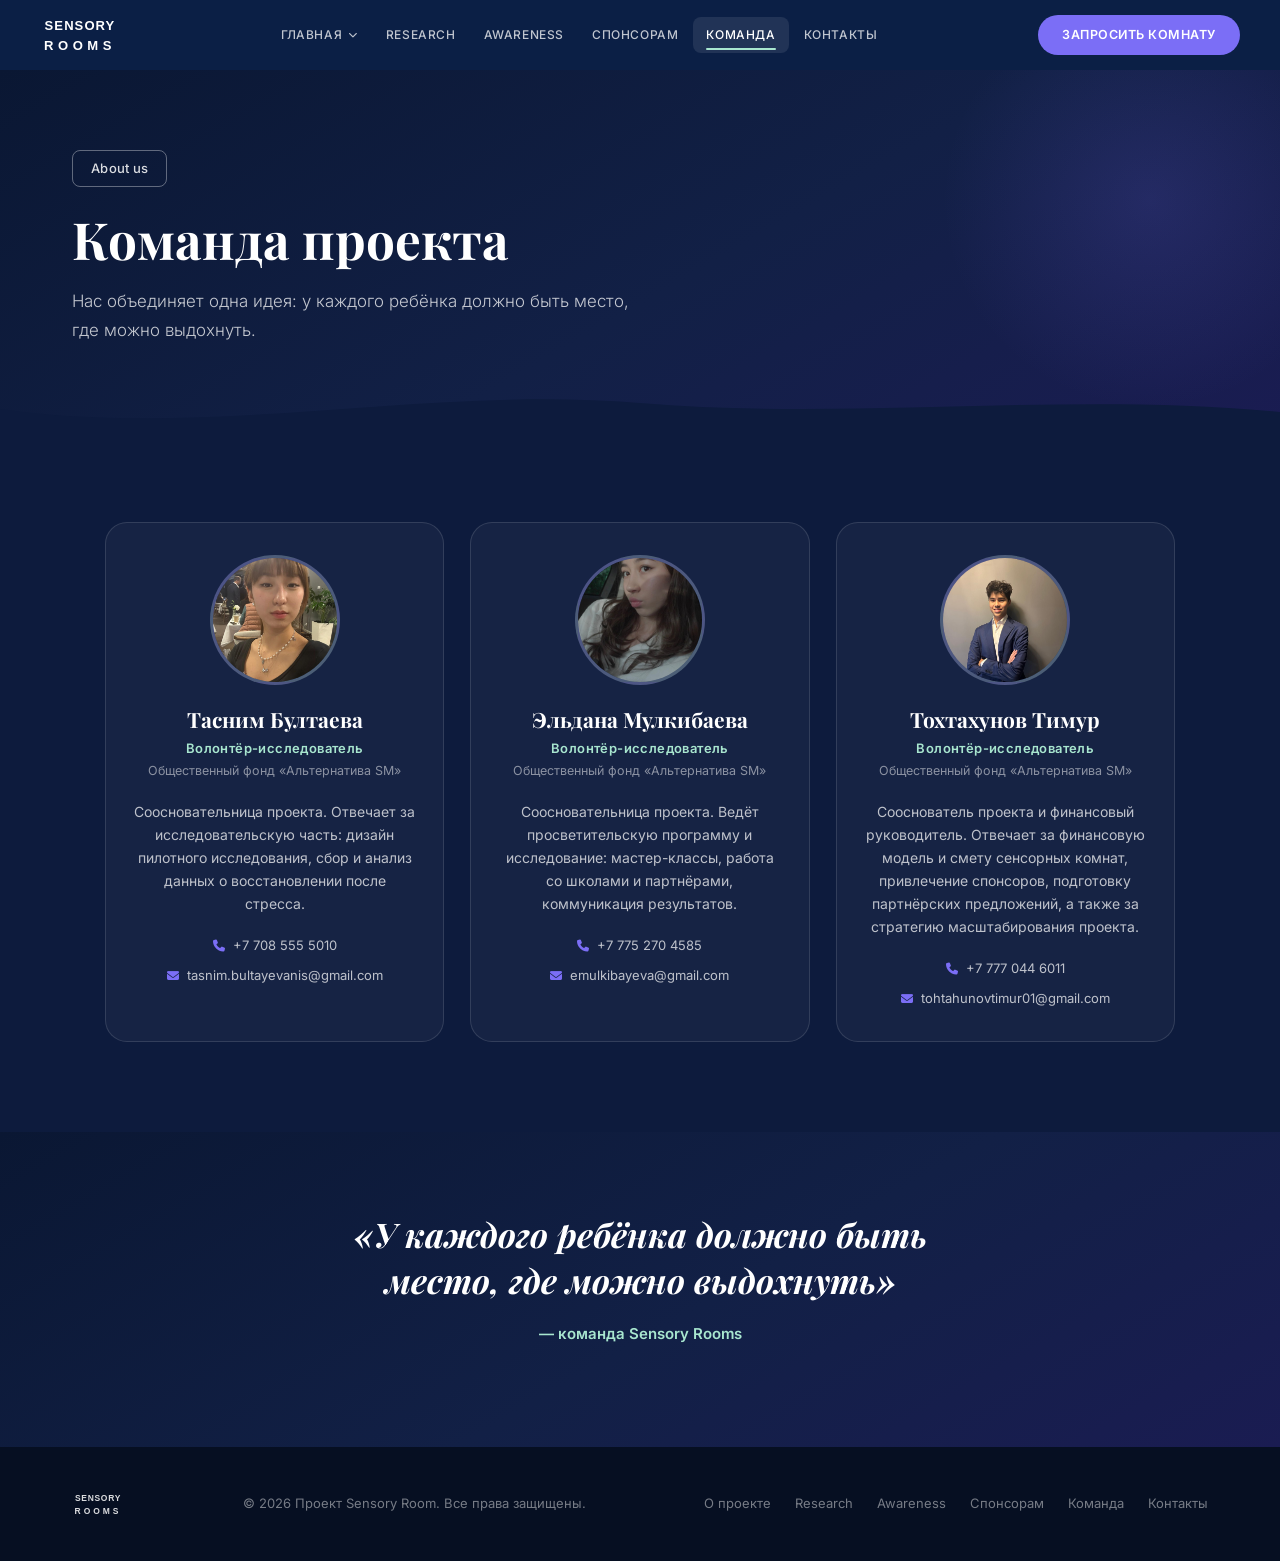
<file: about.html>
<!DOCTYPE html>
<html lang="ru">
<head>
  <meta charset="UTF-8">
  <meta name="viewport" content="width=device-width, initial-scale=1.0">
  <link rel="stylesheet" href="https://cdnjs.cloudflare.com/ajax/libs/font-awesome/6.5.0/css/all.min.css">
  <link rel="stylesheet" href="./style.css">
  <title>Команда — Sensory Rooms</title>
</head>
<body>

<header>
  <a href="index.html"><img src="./img/logo.svg" alt="Sensory Rooms"></a>
  <button class="burger" id="burger"><i class="fa-solid fa-bars"></i></button>
  <nav id="nav">
    <div class="nav-dd">
      <a href="index.html" class="nav-dd-trigger">ГЛАВНАЯ <i class="fa-solid fa-chevron-down nav-caret"></i></a>
      <div class="nav-dd-menu">
        <a href="index.html#about-project">О проекте</a>
        <div class="nav-dd-sub">
          <span class="nav-dd-sub-trigger">Школы <i class="fa-solid fa-chevron-right"></i></span>
          <div class="nav-dd-sub-menu">
            <a href="index.html#school-34">Гимназия №34</a>
            <a href="index.html#school-65">Гимназия №65</a>
            <a href="index.html#school-191">Школа №191</a>
            <a href="index.html#school-rfmsh">РФМШ</a>
          </div>
        </div>
      </div>
    </div>
    <a href="research.html">RESEARCH</a>
    <a href="awareness.html">AWARENESS</a>
    <a href="sponsors.html">СПОНСОРАМ</a>
    <a href="about.html" class="active">КОМАНДА</a>
    <a href="contact.html">КОНТАКТЫ</a>
  </nav>
  <a href="contact.html#request" class="nav-btn" id="request-btn">ЗАПРОСИТЬ КОМНАТУ</a>
</header>

<!-- PAGE HERO -->
<section class="page-hero">
  <span class="awareness-tagline reveal">About us</span>
  <h1 class="reveal reveal-delay-1">Команда проекта</h1>
  <p class="reveal reveal-delay-2">Нас объединяет одна идея: у каждого ребёнка должно быть место, где можно выдохнуть.</p>
  <svg class="page-hero-wave" viewBox="0 0 1440 48" preserveAspectRatio="none" aria-hidden="true">
    <path d="M0,24 C240,54 480,0 720,18 C960,36 1200,6 1440,27 L1440,48 L0,48 Z"></path>
  </svg>
</section>

<!-- TEAM -->
<section class="team">
  <div class="container">
    <div class="team-grid">

      <div class="team-card reveal reveal-delay-1">
        <div class="team-photo">
          <img src="./img/tasnim.jpeg" alt="Тасним Бултаева" onerror="this.style.display='none'">
          <span class="team-photo-fallback"><i class="fa-solid fa-user"></i></span>
        </div>
        <h4>Тасним Бултаева</h4>
        <span class="team-role">Волонтёр-исследователь</span>
        <span class="team-org">Общественный фонд «Альтернатива SM»</span>
        <p>Соосновательница проекта. Отвечает за исследовательскую часть: дизайн пилотного исследования, сбор и анализ данных о восстановлении после стресса.</p>
        <div class="team-contacts">
          <a href="tel:+77085555010"><i class="fa-solid fa-phone"></i> +7 708 555 5010</a>
          <a href="mailto:tasnim.bultayevanis@gmail.com"><i class="fa-solid fa-envelope"></i> tasnim.bultayevanis@gmail.com</a>
        </div>
      </div>

      <div class="team-card reveal reveal-delay-2">
        <div class="team-photo">
          <img src="./img/eldana.jpeg" alt="Эльдана Мулькибаева" onerror="this.style.display='none'">
          <span class="team-photo-fallback"><i class="fa-solid fa-user"></i></span>
        </div>
        <h4>Эльдана Мулкибаева</h4>
        <span class="team-role">Волонтёр-исследователь</span>
        <span class="team-org">Общественный фонд «Альтернатива SM»</span>
        <p>Соосновательница проекта. Ведёт просветительскую программу и исследование: мастер-классы, работа со школами и партнёрами, коммуникация результатов.</p>
        <div class="team-contacts">
          <a href="tel:+77752704585"><i class="fa-solid fa-phone"></i> +7 775 270 4585</a>
          <a href="mailto:emulkibayeva@gmail.com"><i class="fa-solid fa-envelope"></i> emulkibayeva@gmail.com</a>
        </div>
      </div>

      <div class="team-card reveal reveal-delay-3">
        <div class="team-photo">
          <img src="./img/timur.jpeg" alt="Тохтахунов Тимур" onerror="this.style.display='none'">
          <span class="team-photo-fallback"><i class="fa-solid fa-user"></i></span>
        </div>
        <h4>Тохтахунов Тимур</h4>
        <span class="team-role">Волонтёр-исследователь</span>
        <span class="team-org">Общественный фонд «Альтернатива SM»</span>
        <p>Сооснователь проекта и финансовый руководитель. Отвечает за финансовую модель и смету сенсорных комнат, привлечение спонсоров, подготовку партнёрских предложений, а также за стратегию масштабирования проекта.</p>
        <div class="team-contacts">
          <a href="tel:+77770446011"><i class="fa-solid fa-phone"></i> +7 777 044 6011</a>
          <a href="mailto:tohtahunovtimur01@gmail.com"><i class="fa-solid fa-envelope"></i> tohtahunovtimur01@gmail.com</a>
        </div>
      </div>

    </div>
  </div>
</section>

<!-- QUOTE STRIP -->
<section class="team-quote">
  <div class="container reveal">
    <h2>«У каждого ребёнка должно быть место, где можно выдохнуть»</h2>
    <span>— команда Sensory Rooms</span>
  </div>
</section>

<footer>
  <a href="index.html"><img src="./img/logo.svg" alt=""></a>
  <span>&copy; 2026 Проект Sensory Room. Все права защищены.</span>
  <div class="footer-links">
    <a href="index.html#about-project">О проекте</a>
    <a href="research.html">Research</a>
    <a href="awareness.html">Awareness</a>
    <a href="sponsors.html">Спонсорам</a>
    <a href="about.html">Команда</a>
    <a href="contact.html">Контакты</a>
  </div>
</footer>

<button id="backToTop" class="back-to-top" aria-label="Наверх"><i class="fa-solid fa-arrow-up"></i></button>

<script src="./script.js"></script>
</body>
</html>
</file>
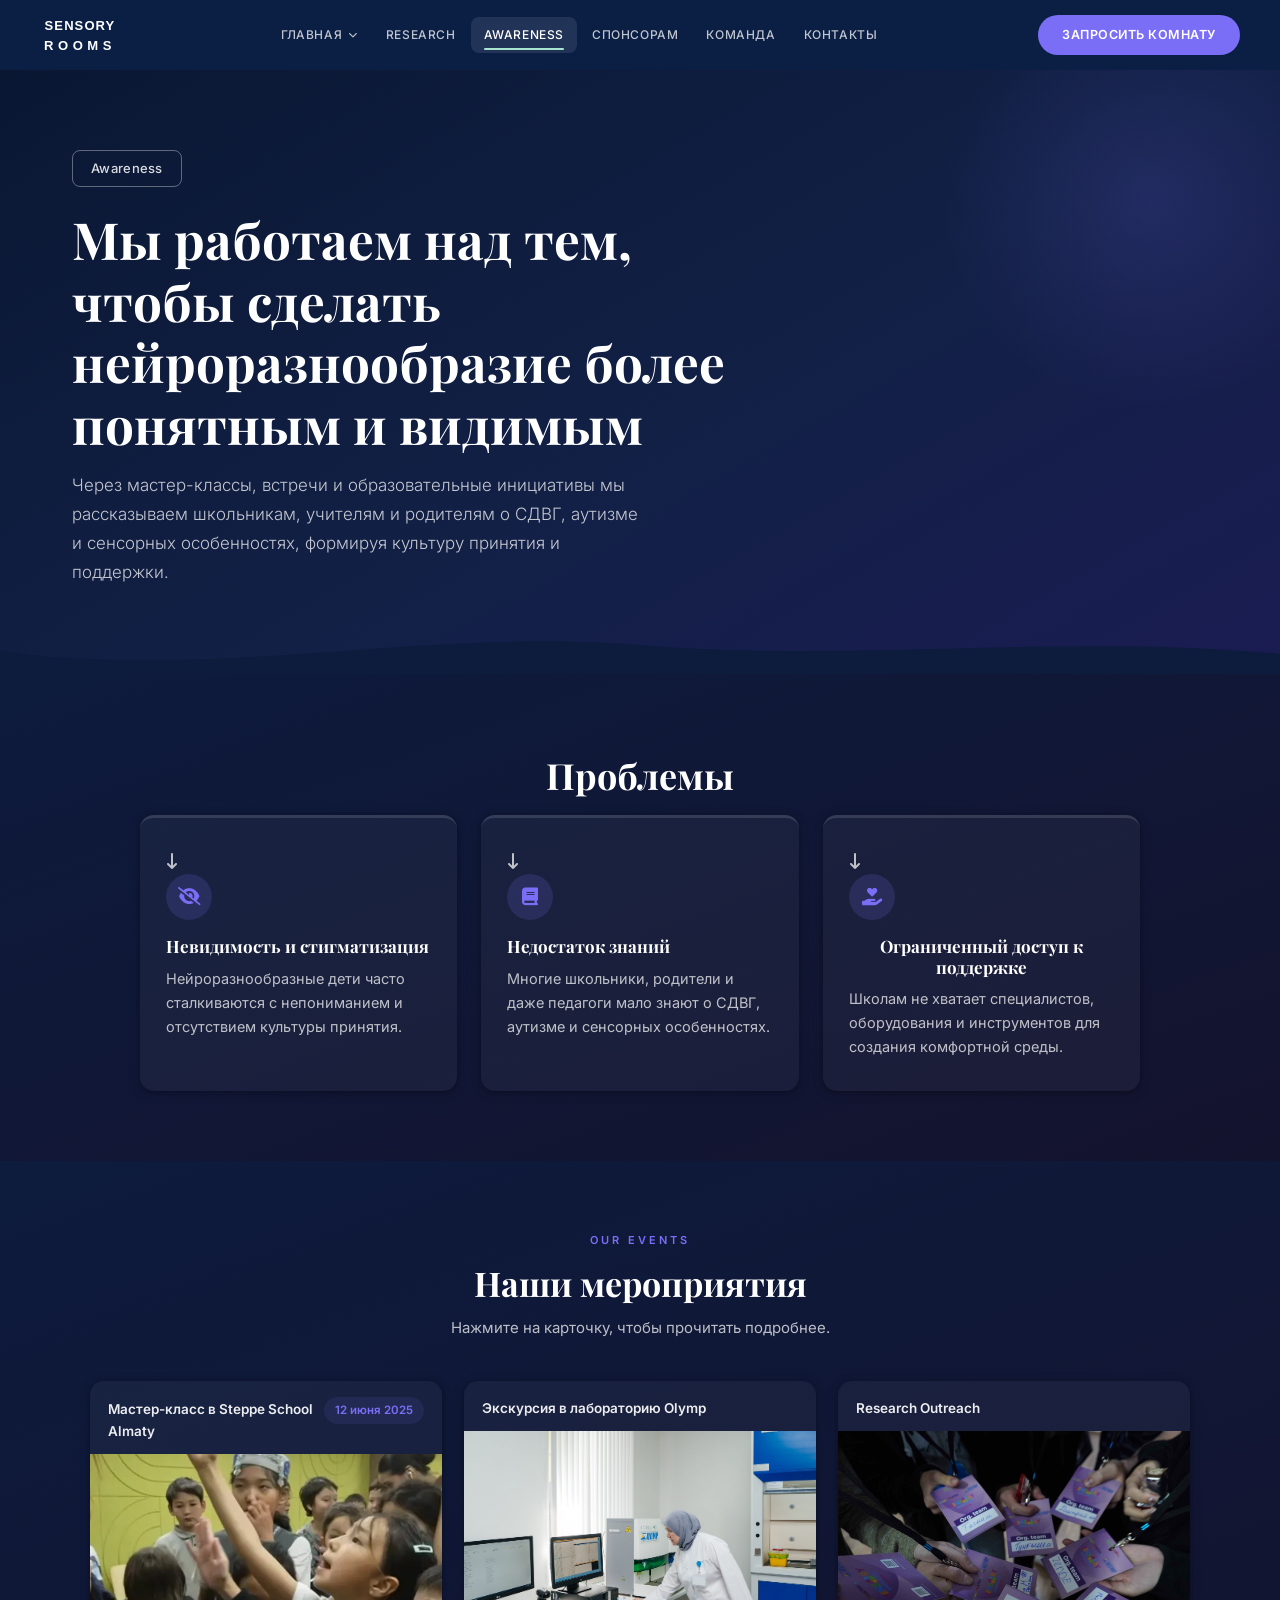
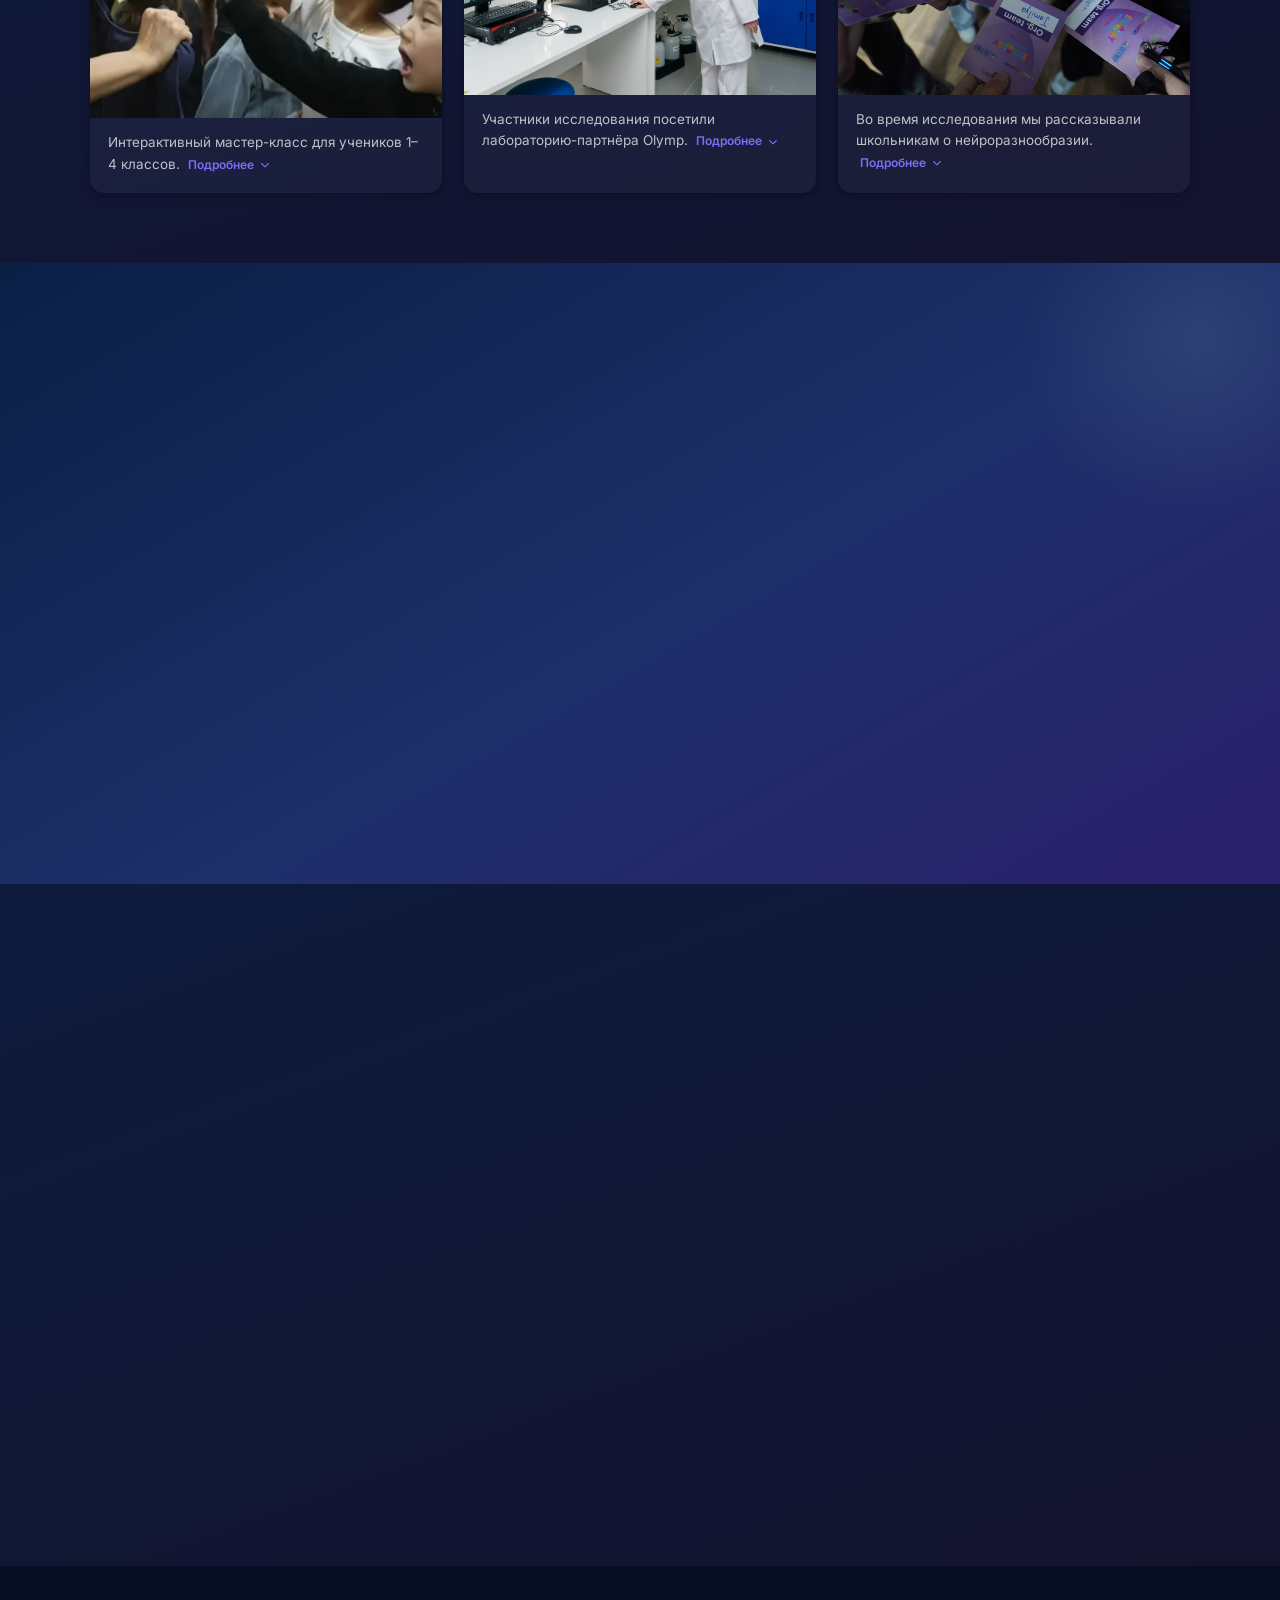
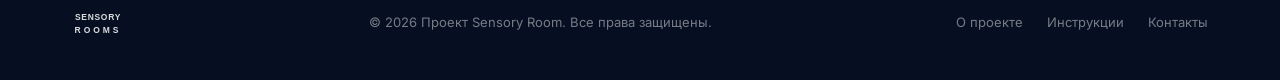
<file: awareness.html>
<!DOCTYPE html>
<html lang="ru">
<head>
  <meta charset="UTF-8">
  <meta name="viewport" content="width=device-width, initial-scale=1.0">
  <link rel="stylesheet" href="https://cdnjs.cloudflare.com/ajax/libs/font-awesome/6.5.0/css/all.min.css">
  <link rel="stylesheet" href="./style.css">
  <title>Awareness — Sensory Rooms</title>
</head>
<body>

<div class="scroll-progress" id="scrollProgress" aria-hidden="true"></div>

<header>
  <a href="index.html" class="brand"><img src="./img/logo.svg" alt="Sensory Rooms"></a>
  <button class="burger" id="burger" aria-label="Меню" aria-expanded="false"><span></span><span></span><span></span></button>
  <nav id="nav">
    <div class="nav-dd">
      <a href="index.html" class="nav-dd-trigger">ГЛАВНАЯ <i class="fa-solid fa-chevron-down nav-caret"></i></a>
      <div class="nav-dd-menu">
        <a href="index.html#about-project">О проекте</a>
        <div class="nav-dd-sub">
          <span class="nav-dd-sub-trigger">Школы <i class="fa-solid fa-chevron-right"></i></span>
          <div class="nav-dd-sub-menu">
            <a href="index.html#school-34">Гимназия №34</a>
            <a href="index.html#school-65">Гимназия №65</a>
            <a href="index.html#school-191">Школа №191</a>
            <a href="index.html#school-rfmsh">РФМШ</a>
          </div>
        </div>
      </div>
    </div>
    <a href="research.html">RESEARCH</a>
    <a href="awareness.html" class="active">AWARENESS</a>
    <a href="sponsors.html">СПОНСОРАМ</a>
    <a href="about.html">КОМАНДА</a>
    <a href="contact.html">КОНТАКТЫ</a>
  </nav>
  <a href="contact.html#request" class="nav-btn" id="request-btn">ЗАПРОСИТЬ КОМНАТУ</a>
</header>

<!-- PAGE HERO / SLOGAN BAR -->
<section class="page-hero has-photo" style="--hero-img:url('./img/люди в комнате.JPG.jpeg')">
  <span class="awareness-tagline reveal">Awareness</span>
  <h1 class="reveal reveal-delay-1">Мы работаем над тем, чтобы сделать нейроразнообразие более понятным и видимым</h1>
  <p class="reveal reveal-delay-2">Через мастер-классы, встречи и образовательные инициативы мы рассказываем школьникам, учителям и родителям о СДВГ, аутизме и сенсорных особенностях, формируя культуру принятия и поддержки.</p>
  <svg class="page-hero-wave" viewBox="0 0 1440 48" preserveAspectRatio="none" aria-hidden="true">
    <path d="M0,24 C240,54 480,0 720,18 C960,36 1200,6 1440,27 L1440,48 L0,48 Z"></path>
  </svg>
</section>

<!-- PROBLEM -> 3 CARDS -->
<section class="awareness-problem">
  <div class="container">
    <h2 class="reveal">Проблемы</h2>
    <div class="awareness-cards">
      <div class="awareness-card reveal reveal-delay-1">
        <span class="awareness-card-arrow"><i class="fa-solid fa-arrow-down-long"></i></span>
        <span class="awareness-card-num"><i class="fa-solid fa-eye-slash"></i></span>
        <h4>Невидимость и стигматизация</h4>
        <p>Нейроразнообразные дети часто сталкиваются с непониманием и отсутствием культуры принятия.</p>
      </div>
      <div class="awareness-card reveal reveal-delay-2">
        <span class="awareness-card-arrow"><i class="fa-solid fa-arrow-down-long"></i></span>
        <span class="awareness-card-num"><i class="fa-solid fa-book"></i></span>
        <h4>Недостаток знаний</h4>
        <p>Многие школьники, родители и даже педагоги мало знают о СДВГ, аутизме и сенсорных особенностях.</p>
      </div>
      <div class="awareness-card reveal reveal-delay-3">
        <span class="awareness-card-arrow"><i class="fa-solid fa-arrow-down-long"></i></span>
        <span class="awareness-card-num"><i class="fa-solid fa-hand-holding-heart"></i></span>
        <h4>Ограниченный доступ к поддержке</h4>
        <p>Школам не хватает специалистов, оборудования и инструментов для создания комфортной среды.</p>
      </div>
    </div>
  </div>
</section>

<!-- OUR EVENTS -->
<section class="awareness-row">
  <div class="container">
    <span class="facts-eyebrow reveal">Our events</span>
    <h2 class="reveal awareness-row-title">Наши мероприятия</h2>
    <p class="awareness-row-lead reveal reveal-delay-1">Нажмите на карточку, чтобы прочитать подробнее.</p>
    <div class="awareness-row-grid">
      <div class="awareness-row-col event-expand reveal reveal-delay-1" tabindex="0">
        <div class="col-caption-top-wrap">
          <p class="col-caption-top">Мастер-класс в Steppe School Almaty</p>
          <span class="col-date-badge">12 июня 2025</span>
        </div>
        <img src="./img/steppe.webp" alt="Мастер-класс в Steppe School Almaty" loading="lazy">
        <div class="event-body">
          <p class="event-short">Интерактивный мастер-класс для учеников 1–4 классов. <span class="event-more">Подробнее <i class="fa-solid fa-chevron-down"></i></span></p>
          <div class="event-detail"><p>Рассказали о нейроразнообразии, СДВГ и аутизме, познакомили детей с сенсорными предметами и провели игровые активности.</p></div>
        </div>
      </div>
      <div class="awareness-row-col event-expand reveal reveal-delay-2" tabindex="0">
        <p class="col-caption-top">Экскурсия в лабораторию Olymp</p>
        <img src="./img/kdl olymp lab.jpg" alt="Экскурсия в лабораторию Olymp" loading="lazy">
        <div class="event-body">
          <p class="event-short">Участники исследования посетили лабораторию-партнёра Olymp. <span class="event-more">Подробнее <i class="fa-solid fa-chevron-down"></i></span></p>
          <div class="event-detail"><p>Познакомились с процессом анализа кортизола и увидели, как биологические показатели помогают изучать стресс и восстановление.</p></div>
        </div>
      </div>
      <div class="awareness-row-col event-expand reveal reveal-delay-3" tabindex="0">
        <p class="col-caption-top">Research Outreach</p>
        <img src="./img/research outreach.jpg" alt="Research Outreach" loading="lazy">
        <div class="event-body">
          <p class="event-short">Во время исследования мы рассказывали школьникам о нейроразнообразии. <span class="event-more">Подробнее <i class="fa-solid fa-chevron-down"></i></span></p>
          <div class="event-detail"><p>Говорили о сенсорной поддержке и важности инклюзивной среды, превращая научный проект в образовательную площадку.</p></div>
        </div>
      </div>
    </div>
  </div>
</section>

<!-- НАШЕ РЕШЕНИЕ -->
<section class="awareness-solutions">
  <div class="container">
    <h2 class="reveal">Наше решение</h2>
    <p class="solutions-summary reveal reveal-delay-1">Через сенсорные комнаты, исследования, мастер-классы и медиа мы формируем культуру принятия нейроразнообразия и расширяем доступ к поддержке. Мы работаем сразу в четырёх направлениях:</p>

    <div class="solutions-dirs-grid">
      <div class="solution-dir reveal reveal-delay-1">
        <span class="solution-dir-icon"><i class="fa-solid fa-couch"></i></span>
        <h4>Сенсорные комнаты</h4>
        <p>Безопасные пространства в школах, где ученики могут восстановиться и снять стресс.</p>
      </div>
      <div class="solution-dir reveal reveal-delay-2">
        <span class="solution-dir-icon"><i class="fa-solid fa-flask"></i></span>
        <h4>Исследования</h4>
        <p>Доказываем эффективность через измеримые биологические показатели стресса.</p>
      </div>
      <div class="solution-dir reveal reveal-delay-3">
        <span class="solution-dir-icon"><i class="fa-solid fa-chalkboard-user"></i></span>
        <h4>Мастер-классы</h4>
        <p>Рассказываем ученикам, родителям и педагогам о нейроразнообразии простым языком.</p>
      </div>
      <div class="solution-dir reveal reveal-delay-4">
        <span class="solution-dir-icon"><i class="fa-solid fa-film"></i></span>
        <h4>Медиа</h4>
        <p>Медиаконтент и документальный фильм, которые формируют культуру принятия в обществе.</p>
      </div>
    </div>
  </div>
</section>

<!-- BOTTOM COLLAGE PLACEHOLDER -->
<section class="awareness-bottom">
  <div class="container reveal">
    <p class="bottom-caption">Сенсорные комнаты, исследования, мастер-классы и медиа — в моментах, которые говорят сами за себя.</p>
    <img src="./img/disko.JPG" alt="Сенсорная комната в действии" loading="lazy">
  </div>
</section>

<footer>
  <a href="index.html"><img src="./img/logo.svg" alt=""></a>
  <span>&copy; 2026 Проект Sensory Room. Все права защищены.</span>
  <div class="footer-links">
    <a href="about.html">О проекте</a>
    <a href="instructions.html">Инструкции</a>
    <a href="contact.html">Контакты</a>
  </div>
</footer>

<button id="backToTop" class="back-to-top" aria-label="Наверх"><i class="fa-solid fa-arrow-up"></i></button>

<script src="./script.js"></script>
</body>
</html>
</file>
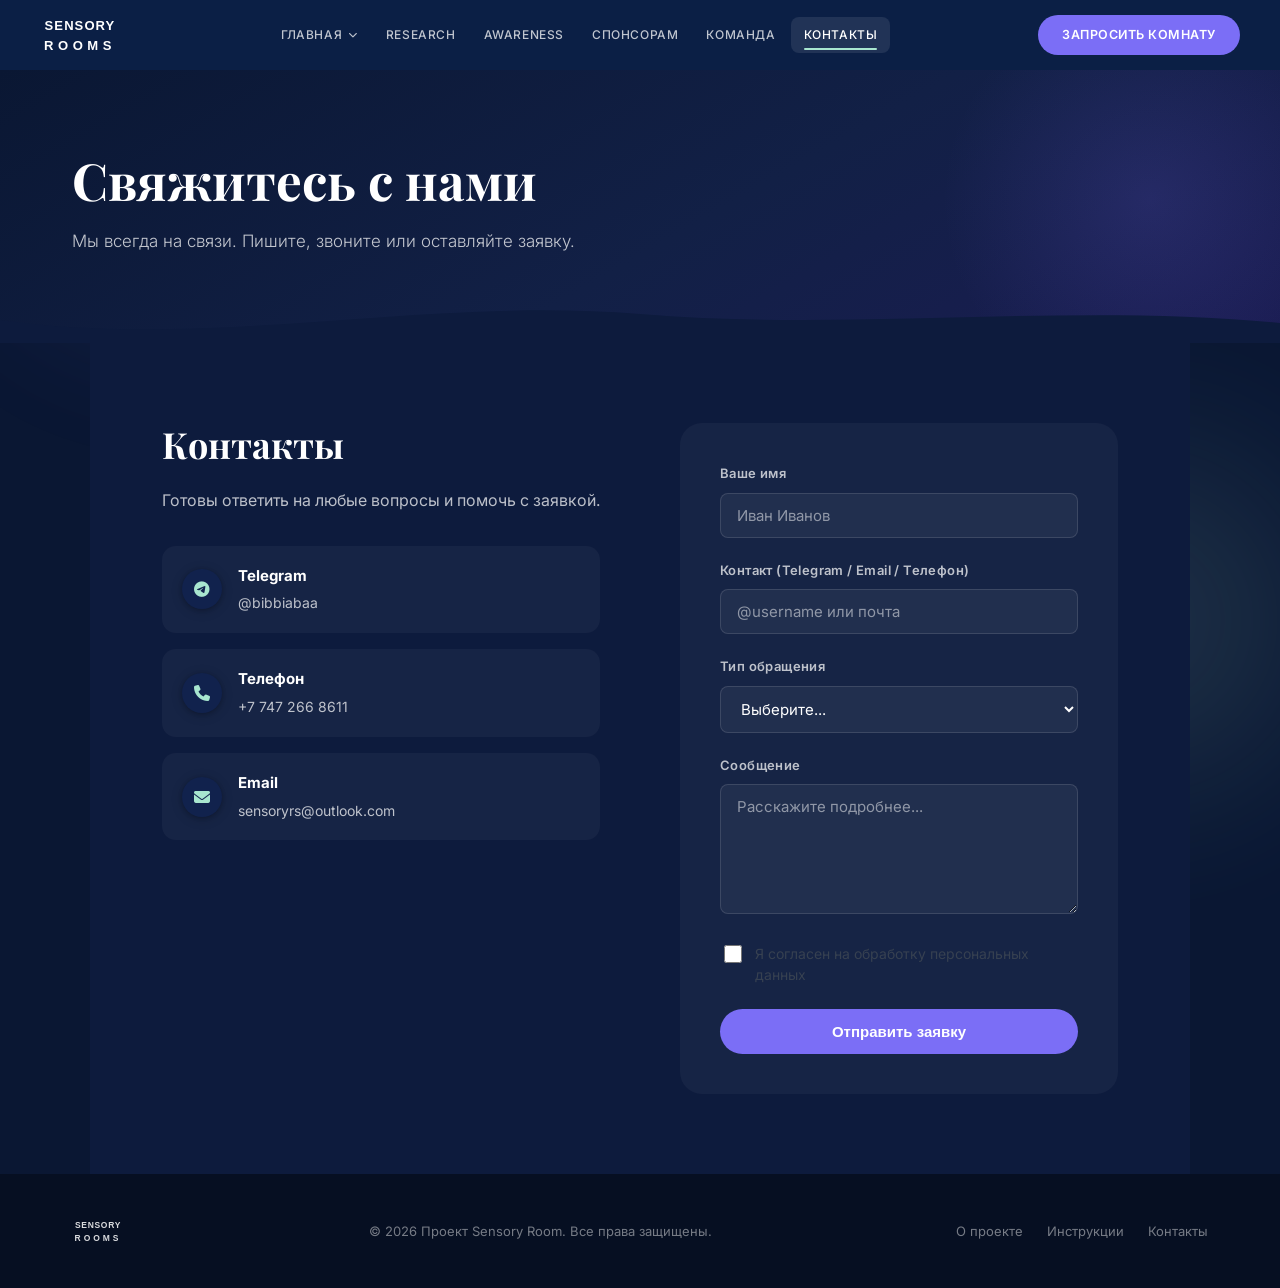
<file: contact.html>
<!DOCTYPE html>
<html lang="ru">
<head>
  <meta charset="UTF-8">
  <meta name="viewport" content="width=device-width, initial-scale=1.0">
  <link rel="stylesheet" href="https://cdnjs.cloudflare.com/ajax/libs/font-awesome/6.5.0/css/all.min.css">
  <link rel="stylesheet" href="./style.css">
  <title>Контакты — Sensory Rooms</title>
</head>
<body>

<header>
  <a href="index.html"><img src="./img/logo.svg" alt="Sensory Rooms"></a>
  <button class="burger" id="burger"><i class="fa-solid fa-bars"></i></button>
  <nav id="nav">
    <div class="nav-dd">
      <a href="index.html" class="nav-dd-trigger">ГЛАВНАЯ <i class="fa-solid fa-chevron-down nav-caret"></i></a>
      <div class="nav-dd-menu">
        <a href="index.html#about-project">О проекте</a>
        <div class="nav-dd-sub">
          <span class="nav-dd-sub-trigger">Школы <i class="fa-solid fa-chevron-right"></i></span>
          <div class="nav-dd-sub-menu">
            <a href="index.html#school-34">Гимназия №34</a>
            <a href="index.html#school-65">Гимназия №65</a>
            <a href="index.html#school-191">Школа №191</a>
            <a href="index.html#school-rfmsh">РФМШ</a>
          </div>
        </div>
      </div>
    </div>
    <a href="research.html">RESEARCH</a>
    <a href="awareness.html">AWARENESS</a>
    <a href="sponsors.html">СПОНСОРАМ</a>
    <a href="about.html">КОМАНДА</a>
    <a href="contact.html" class="active">КОНТАКТЫ</a>
  </nav>
  <a href="#request" class="nav-btn" id="request-btn">ЗАПРОСИТЬ КОМНАТУ</a>
</header>

<!-- PAGE HERO -->
<section class="page-hero">
  <h1 class="reveal">Свяжитесь с нами</h1>
  <p class="reveal reveal-delay-1">Мы всегда на связи. Пишите, звоните или оставляйте заявку.</p>
  <svg class="page-hero-wave" viewBox="0 0 1440 48" preserveAspectRatio="none" aria-hidden="true">
    <path d="M0,24 C240,54 480,0 720,18 C960,36 1200,6 1440,27 L1440,48 L0,48 Z"></path>
  </svg>
</section>

<!-- CONTACT SECTION -->
<section class="contact-section">
  <div class="contact-info">
    <h2 class="reveal">Контакты</h2>
    <p class="reveal reveal-delay-1">Готовы ответить на любые вопросы и помочь с заявкой.</p>

    <div class="contact-detail reveal reveal-delay-2">
      <div class="icon"><i class="fa-brands fa-telegram"></i></div>
      <div>
        <strong>Telegram</strong>
        <p>@bibbiabaa</p>
      </div>
    </div>

    <div class="contact-detail reveal reveal-delay-3">
      <div class="icon"><i class="fa-solid fa-phone"></i></div>
      <div>
        <strong>Телефон</strong>
        <p>+7 747 266 8611</p>
      </div>
    </div>

    <div class="contact-detail reveal reveal-delay-1">
      <div class="icon"><i class="fa-solid fa-envelope"></i></div>
      <div>
        <strong>Email</strong>
        <p>sensoryrs@outlook.com</p>
      </div>
    </div>
  </div>

  <!-- Форма -->
  <div class="contact-form reveal reveal-delay-2">
    <form id="contactForm">
      <div class="form-group">
        <label>Ваше имя</label>
        <input type="text" name="name" required placeholder="Иван Иванов">
      </div>
      <div class="form-group">
        <label>Контакт (Telegram / Email / Телефон)</label>
        <input type="text" name="contact" required placeholder="@username или почта">
      </div>
      <div class="form-group">
        <label>Тип обращения</label>
        <select name="type" required>
          <option value="">Выберите...</option>
          <option value="request">Заявка на сенсорную комнату</option>
          <option value="partner">Хочу стать партнёром</option>
          <option value="other">Другое</option>
        </select>
      </div>
      <div class="form-group">
        <label>Сообщение</label>
        <textarea name="message" rows="5" placeholder="Расскажите подробнее..." required></textarea>
      </div>
      <div class="form-checkbox">
        <input type="checkbox" id="agree" required>
        <label for="agree">Я согласен на обработку персональных данных</label>
      </div>
      <button type="submit" class="btn btn-lavender form-submit">Отправить заявку</button>
    </form>

    <div class="form-success" id="formSuccess">
      <div class="check">✅</div>
      <h3>Заявка отправлена!</h3>
      <p>Мы свяжемся с вами в ближайшее время.</p>
    </div>
  </div>
</section>

<footer>
  <a href="index.html"><img src="./img/logo.svg" alt=""></a>
  <span>&copy; 2026 Проект Sensory Room. Все права защищены.</span>
  <div class="footer-links">
    <a href="about.html">О проекте</a>
    <a href="instructions.html">Инструкции</a>
    <a href="contact.html">Контакты</a>
  </div>
</footer>

<button id="backToTop" class="back-to-top" aria-label="Наверх"><i class="fa-solid fa-arrow-up"></i></button>

<script src="./script.js"></script>
<script>
  const form = document.getElementById('contactForm');
  const success = document.getElementById('formSuccess');

  const TG_BOT_TOKEN = '8941417185:AAErq3que8MP8Q5Fv3ig38pqmsgPxoczxdk';
  const TG_CHAT_ID = '1105525817';

  const typeLabels = {
    request: 'Заявка на сенсорную комнату',
    partner: 'Хочу стать партнёром',
    other: 'Другое'
  };

  form.addEventListener('submit', async function(e) {
    e.preventDefault();
    const btn = form.querySelector('.form-submit');
    btn.disabled = true;
    btn.textContent = 'Отправка...';

    const data = new FormData(form);
    const text = [
      '🔔 Новая заявка с сайта Sensory Rooms',
      '',
      '👤 Имя: ' + data.get('name'),
      '📞 Контакт: ' + data.get('contact'),
      '📋 Тип: ' + (typeLabels[data.get('type')] || data.get('type')),
      '',
      '💬 Сообщение:',
      data.get('message')
    ].join('\n');

    try {
      const res = await fetch('https://api.telegram.org/bot' + TG_BOT_TOKEN + '/sendMessage', {
        method: 'POST',
        headers: { 'Content-Type': 'application/json' },
        body: JSON.stringify({ chat_id: TG_CHAT_ID, text: text })
      });
      const json = await res.json();
      if (!json.ok) throw new Error(json.description);
      form.style.display = 'none';
      success.style.display = 'block';
    } catch (err) {
      btn.disabled = false;
      btn.textContent = 'Отправить заявку';
      alert('Не удалось отправить заявку. Попробуйте ещё раз или напишите нам напрямую в Telegram: @bibbiabaa');
    }
  });
</script>
</body>
</html>
</file>
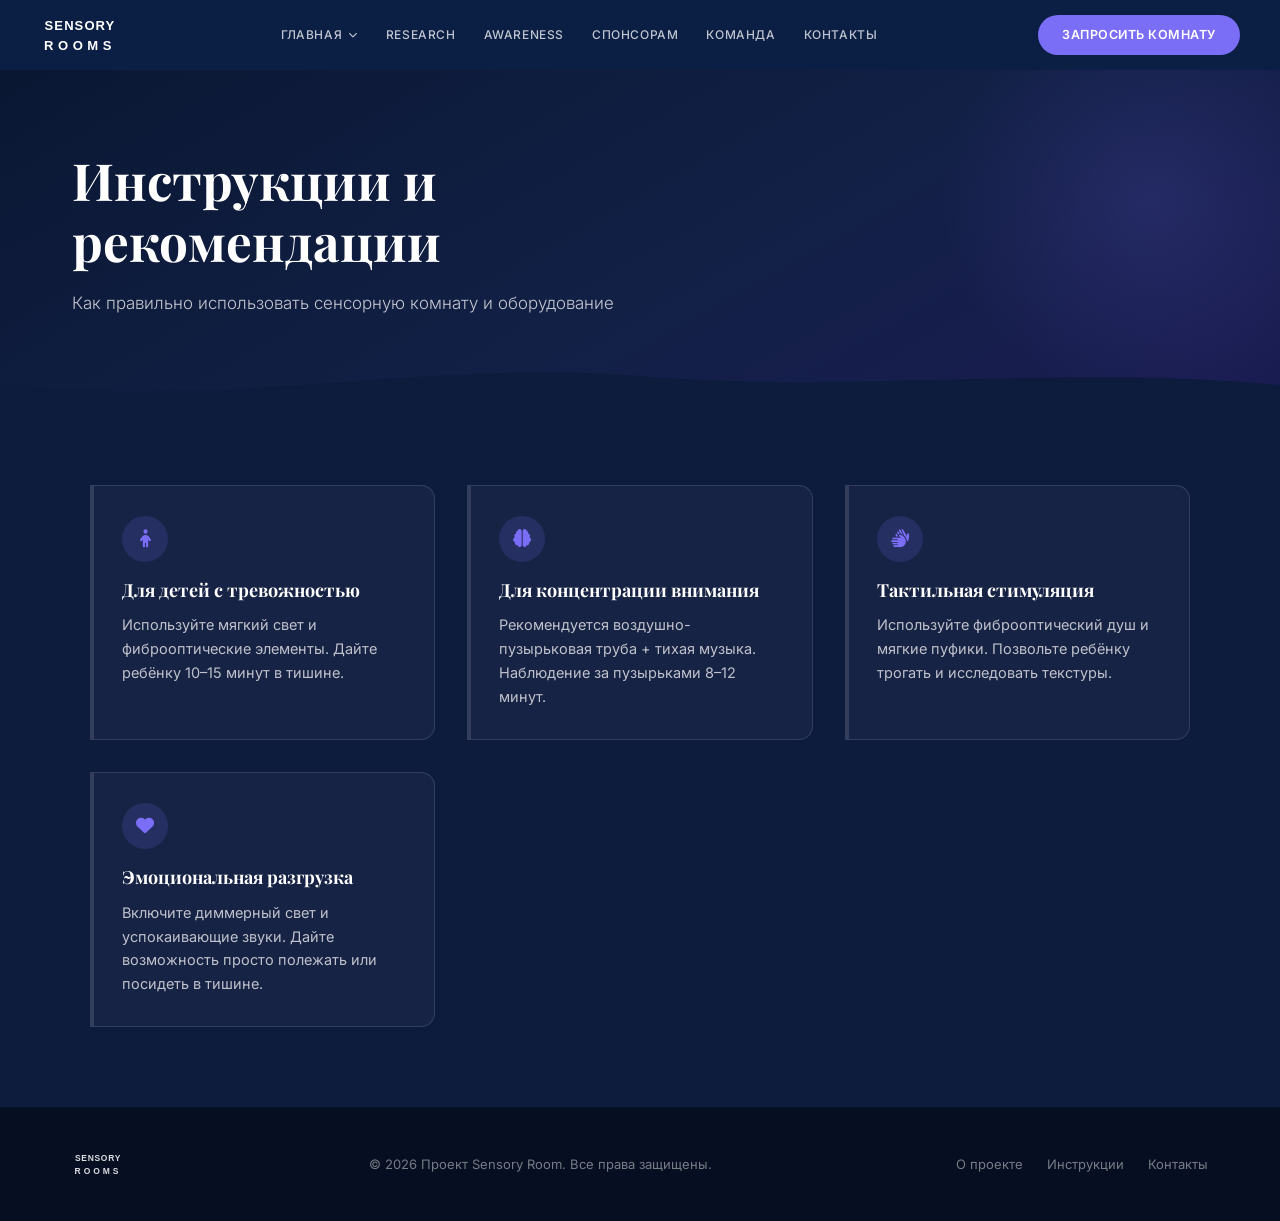
<file: instructions.html>
<!DOCTYPE html>
<html lang="ru">
<head>
  <meta charset="UTF-8">
  <meta name="viewport" content="width=device-width, initial-scale=1.0">
  <link rel="stylesheet" href="https://cdnjs.cloudflare.com/ajax/libs/font-awesome/6.5.0/css/all.min.css">
  <link rel="stylesheet" href="./style.css">
  <title>Инструкции — Sensory Rooms</title>
</head>
<body>

<header>
  <a href="index.html"><img src="./img/logo.svg" alt="Sensory Rooms"></a>
  <button class="burger" id="burger"><i class="fa-solid fa-bars"></i></button>
  <nav id="nav">
    <div class="nav-dd">
      <a href="index.html" class="nav-dd-trigger">ГЛАВНАЯ <i class="fa-solid fa-chevron-down nav-caret"></i></a>
      <div class="nav-dd-menu">
        <a href="index.html#about-project">О проекте</a>
        <div class="nav-dd-sub">
          <span class="nav-dd-sub-trigger">Школы <i class="fa-solid fa-chevron-right"></i></span>
          <div class="nav-dd-sub-menu">
            <a href="index.html#school-34">Гимназия №34</a>
            <a href="index.html#school-65">Гимназия №65</a>
            <a href="index.html#school-191">Школа №191</a>
            <a href="index.html#school-rfmsh">РФМШ</a>
          </div>
        </div>
      </div>
    </div>
    <a href="research.html">RESEARCH</a>
    <a href="awareness.html">AWARENESS</a>
    <a href="sponsors.html">СПОНСОРАМ</a>
    <a href="about.html">КОМАНДА</a>
    <a href="contact.html">КОНТАКТЫ</a>
  </nav>
  <a href="contact.html#request" class="nav-btn" id="request-btn">ЗАПРОСИТЬ КОМНАТУ</a>
</header>

<!-- PAGE HERO -->
<section class="page-hero">
  <h1 class="reveal">Инструкции и рекомендации</h1>
  <p class="reveal reveal-delay-1">Как правильно использовать сенсорную комнату и оборудование</p>
  <svg class="page-hero-wave" viewBox="0 0 1440 48" preserveAspectRatio="none" aria-hidden="true">
    <path d="M0,24 C240,54 480,0 720,18 C960,36 1200,6 1440,27 L1440,48 L0,48 Z"></path>
  </svg>
</section>

<!-- INSTRUCTIONS -->
<section class="instructions-section">
  <div class="instructions-grid">

    <div class="instruction-card reveal reveal-delay-1">
      <span class="icon"><i class="fa-solid fa-child"></i></span>
      <h4>Для детей с тревожностью</h4>
      <p>Используйте мягкий свет и фиброоптические элементы. Дайте ребёнку 10–15 минут в тишине.</p>
    </div>

    <div class="instruction-card reveal reveal-delay-2">
      <span class="icon"><i class="fa-solid fa-brain"></i></span>
      <h4>Для концентрации внимания</h4>
      <p>Рекомендуется воздушно-пузырьковая труба + тихая музыка. Наблюдение за пузырьками 8–12 минут.</p>
    </div>

    <div class="instruction-card reveal reveal-delay-3">
      <span class="icon"><i class="fa-solid fa-hands"></i></span>
      <h4>Тактильная стимуляция</h4>
      <p>Используйте фиброоптический душ и мягкие пуфики. Позвольте ребёнку трогать и исследовать текстуры.</p>
    </div>

    <div class="instruction-card reveal reveal-delay-1">
      <span class="icon"><i class="fa-solid fa-heart"></i></span>
      <h4>Эмоциональная разгрузка</h4>
      <p>Включите диммерный свет и успокаивающие звуки. Дайте возможность просто полежать или посидеть в тишине.</p>
    </div>

  </div>
</section>

<footer>
  <a href="index.html"><img src="./img/logo.svg" alt=""></a>
  <span>&copy; 2026 Проект Sensory Room. Все права защищены.</span>
  <div class="footer-links">
    <a href="about.html">О проекте</a>
    <a href="instructions.html">Инструкции</a>
    <a href="contact.html">Контакты</a>
  </div>
</footer>

<button id="backToTop" class="back-to-top" aria-label="Наверх"><i class="fa-solid fa-arrow-up"></i></button>

<script src="./script.js"></script>
</body>
</html>
</file>
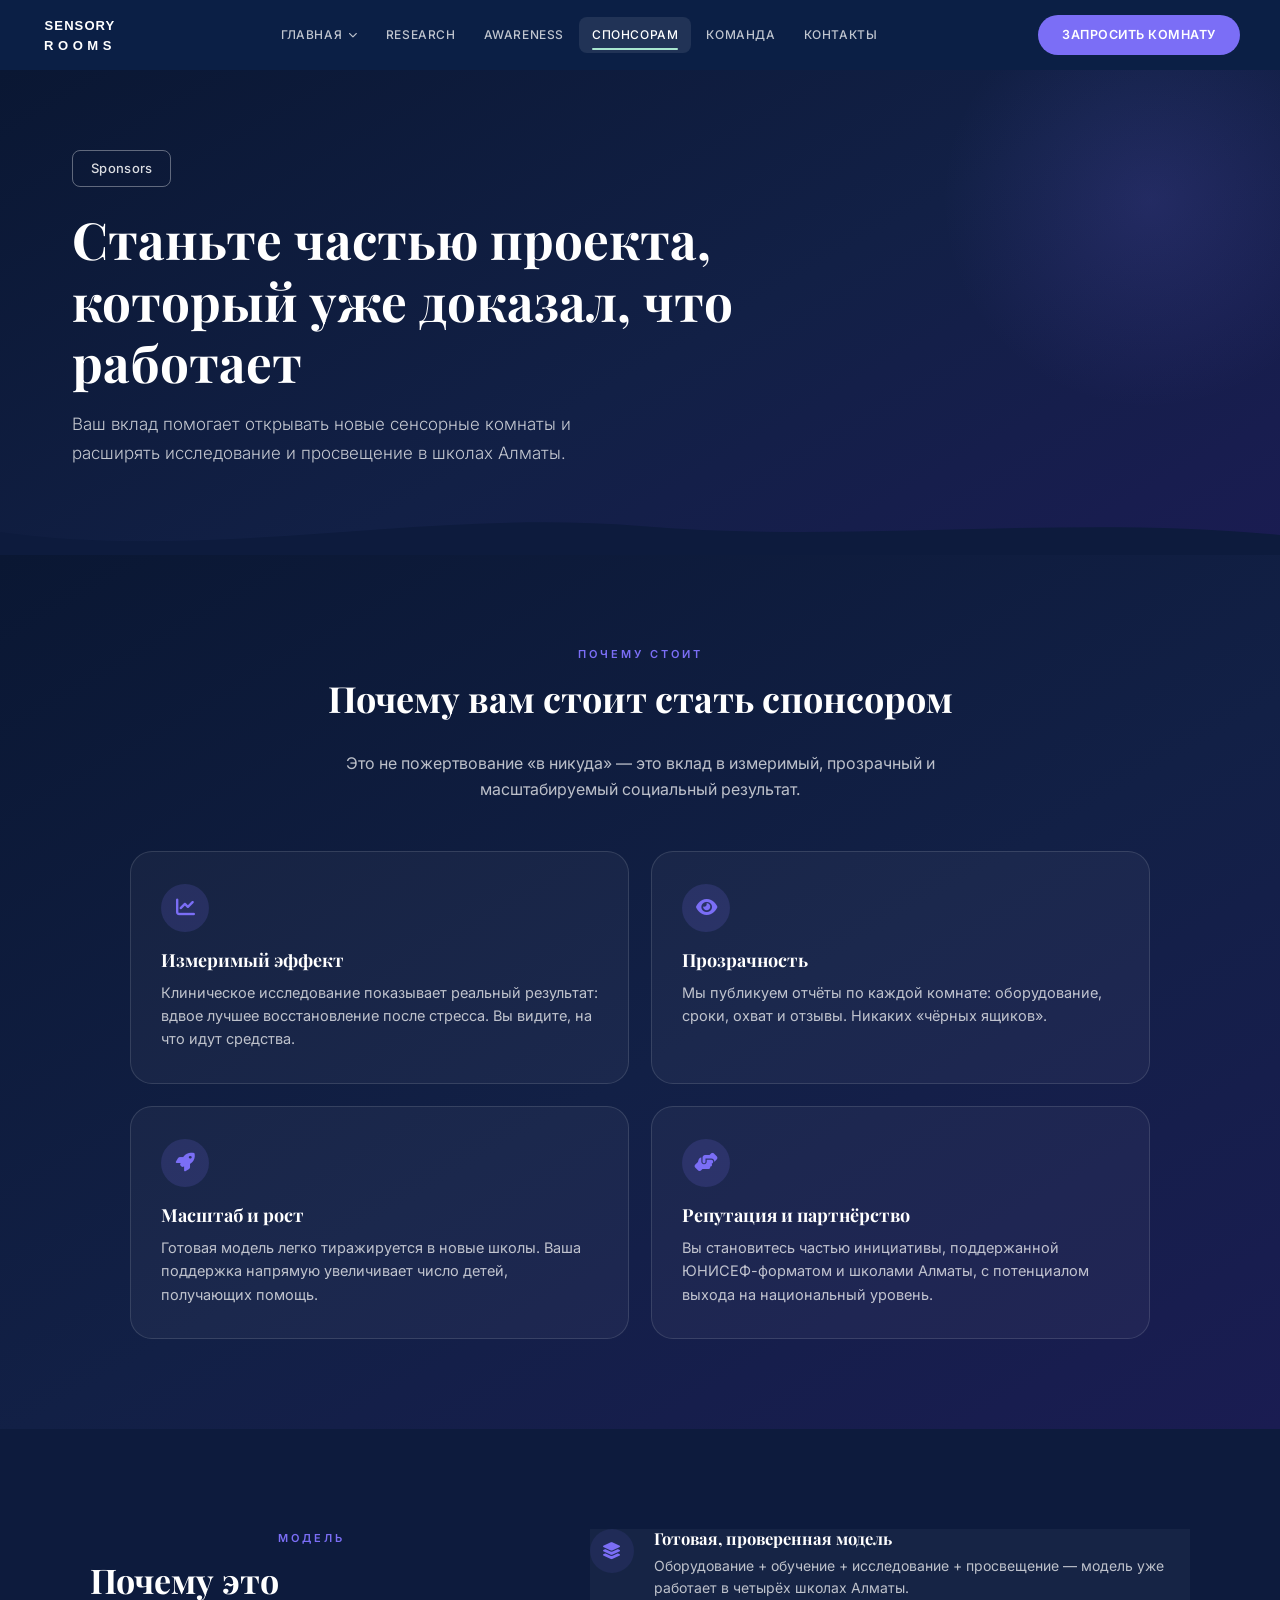
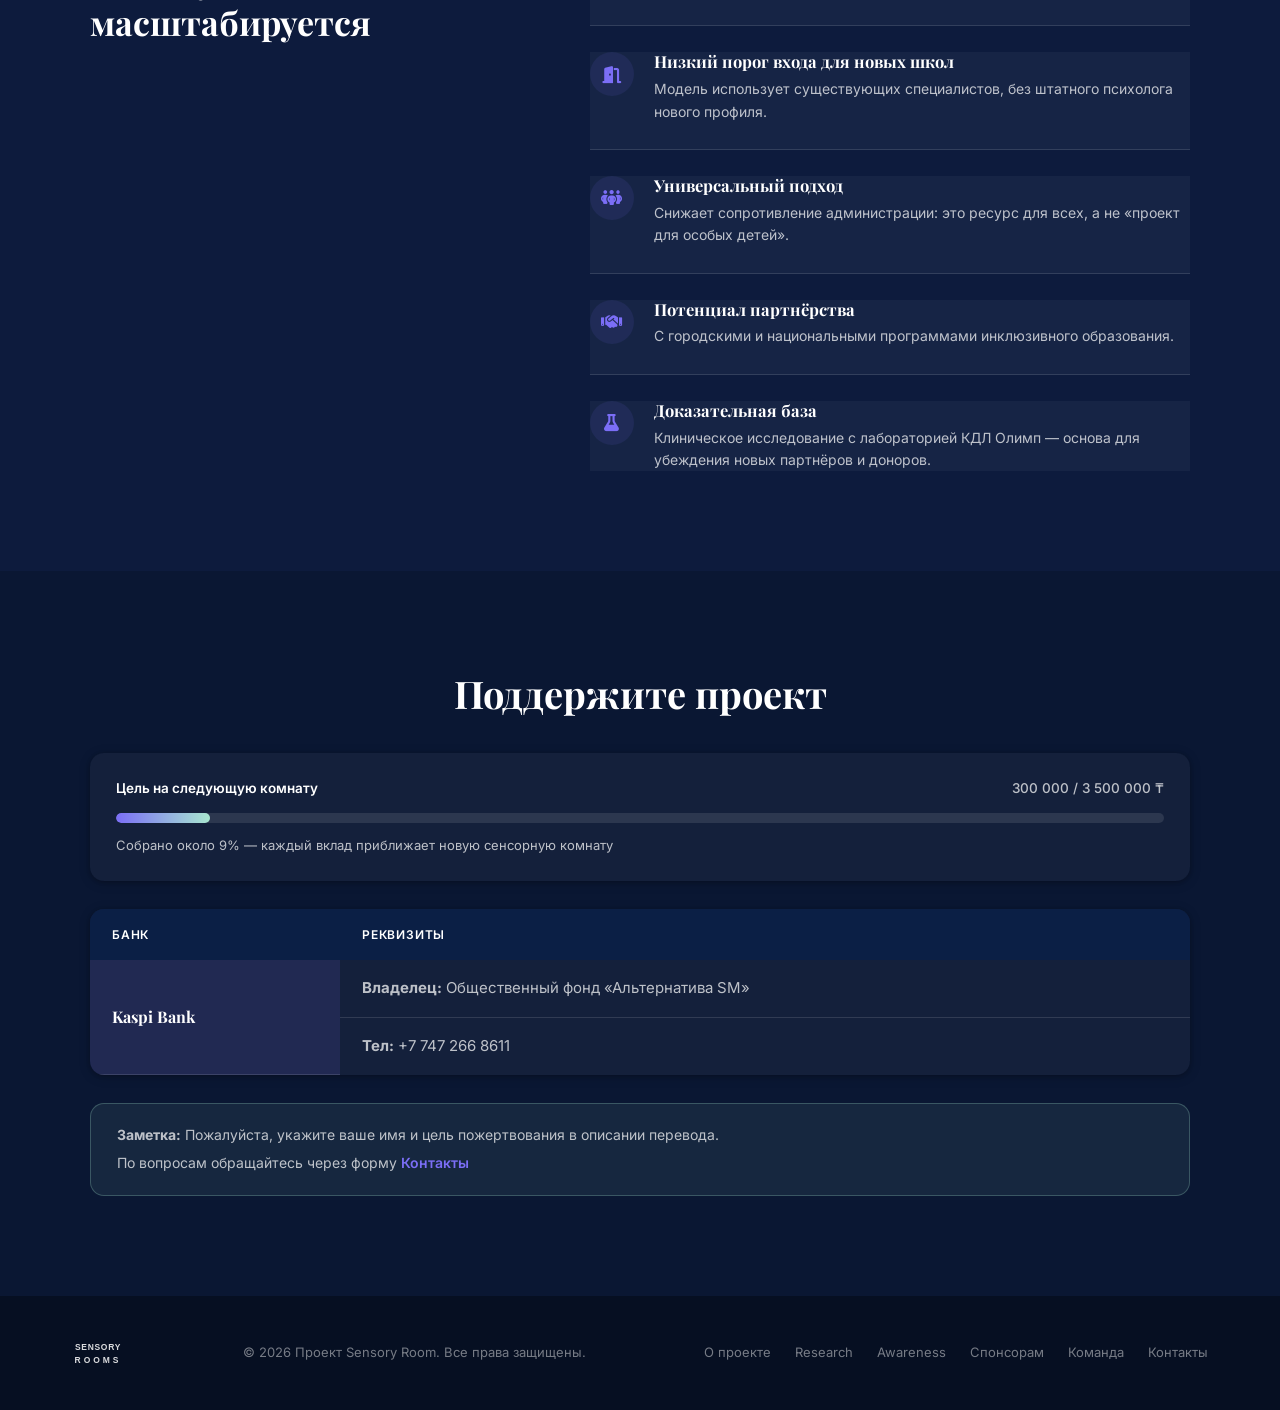
<file: sponsors.html>
<!DOCTYPE html>
<html lang="ru">
<head>
  <meta charset="UTF-8">
  <meta name="viewport" content="width=device-width, initial-scale=1.0">
  <link rel="stylesheet" href="https://cdnjs.cloudflare.com/ajax/libs/font-awesome/6.5.0/css/all.min.css">
  <link rel="stylesheet" href="./style.css">
  <title>Спонсорам — Sensory Rooms</title>
</head>
<body>

<header>
  <a href="index.html"><img src="./img/logo.svg" alt="Sensory Rooms"></a>
  <button class="burger" id="burger"><i class="fa-solid fa-bars"></i></button>
  <nav id="nav">
    <div class="nav-dd">
      <a href="index.html" class="nav-dd-trigger">ГЛАВНАЯ <i class="fa-solid fa-chevron-down nav-caret"></i></a>
      <div class="nav-dd-menu">
        <a href="index.html#about-project">О проекте</a>
        <div class="nav-dd-sub">
          <span class="nav-dd-sub-trigger">Школы <i class="fa-solid fa-chevron-right"></i></span>
          <div class="nav-dd-sub-menu">
            <a href="index.html#school-34">Гимназия №34</a>
            <a href="index.html#school-65">Гимназия №65</a>
            <a href="index.html#school-191">Школа №191</a>
            <a href="index.html#school-rfmsh">РФМШ</a>
          </div>
        </div>
      </div>
    </div>
    <a href="research.html">RESEARCH</a>
    <a href="awareness.html">AWARENESS</a>
    <a href="sponsors.html" class="active">СПОНСОРАМ</a>
    <a href="about.html">КОМАНДА</a>
    <a href="contact.html">КОНТАКТЫ</a>
  </nav>
  <a href="contact.html#request" class="nav-btn" id="request-btn">ЗАПРОСИТЬ КОМНАТУ</a>
</header>

<!-- PAGE HERO -->
<section class="page-hero">
  <span class="awareness-tagline reveal">Sponsors</span>
  <h1 class="reveal reveal-delay-1">Станьте частью проекта, который уже доказал, что работает</h1>
  <p class="reveal reveal-delay-2">Ваш вклад помогает открывать новые сенсорные комнаты и расширять исследование и просвещение в школах Алматы.</p>
  <svg class="page-hero-wave" viewBox="0 0 1440 48" preserveAspectRatio="none" aria-hidden="true">
    <path d="M0,24 C240,54 480,0 720,18 C960,36 1200,6 1440,27 L1440,48 L0,48 Z"></path>
  </svg>
</section>

<!-- WHY BECOME A SPONSOR -->
<section class="why-sponsor">
  <div class="container">
    <span class="facts-eyebrow reveal">Почему стоит</span>
    <h2 class="reveal">Почему вам стоит стать спонсором</h2>
    <p class="why-sponsor-lead reveal reveal-delay-1">Это не пожертвование «в никуда» — это вклад в измеримый, прозрачный и масштабируемый социальный результат.</p>

    <div class="why-sponsor-grid">
      <div class="sponsor-benefit reveal reveal-delay-1">
        <i class="fa-solid fa-chart-line"></i>
        <h4>Измеримый эффект</h4>
        <p>Клиническое исследование показывает реальный результат: вдвое лучшее восстановление после стресса. Вы видите, на что идут средства.</p>
      </div>
      <div class="sponsor-benefit reveal reveal-delay-2">
        <i class="fa-solid fa-eye"></i>
        <h4>Прозрачность</h4>
        <p>Мы публикуем отчёты по каждой комнате: оборудование, сроки, охват и отзывы. Никаких «чёрных ящиков».</p>
      </div>
      <div class="sponsor-benefit reveal reveal-delay-3">
        <i class="fa-solid fa-rocket"></i>
        <h4>Масштаб и рост</h4>
        <p>Готовая модель легко тиражируется в новые школы. Ваша поддержка напрямую увеличивает число детей, получающих помощь.</p>
      </div>
      <div class="sponsor-benefit reveal reveal-delay-4">
        <i class="fa-solid fa-handshake-angle"></i>
        <h4>Репутация и партнёрство</h4>
        <p>Вы становитесь частью инициативы, поддержанной ЮНИСЕФ-форматом и школами Алматы, с потенциалом выхода на национальный уровень.</p>
      </div>
    </div>
  </div>
</section>

<!-- WHY THIS SCALES -->
<section class="scales-section">
  <div class="container">
    <div class="scales-grid">
      <div class="scales-heading reveal">
        <span class="facts-eyebrow">Модель</span>
        <h2>Почему это масштабируется</h2>
      </div>
      <div class="scales-list">
        <div class="scales-item reveal reveal-delay-1">
          <i class="fa-solid fa-layer-group"></i>
          <div>
            <h4>Готовая, проверенная модель</h4>
            <p>Оборудование + обучение + исследование + просвещение — модель уже работает в четырёх школах Алматы.</p>
          </div>
        </div>
        <div class="scales-item reveal reveal-delay-2">
          <i class="fa-solid fa-door-open"></i>
          <div>
            <h4>Низкий порог входа для новых школ</h4>
            <p>Модель использует существующих специалистов, без штатного психолога нового профиля.</p>
          </div>
        </div>
        <div class="scales-item reveal reveal-delay-3">
          <i class="fa-solid fa-people-group"></i>
          <div>
            <h4>Универсальный подход</h4>
            <p>Снижает сопротивление администрации: это ресурс для всех, а не «проект для особых детей».</p>
          </div>
        </div>
        <div class="scales-item reveal reveal-delay-4">
          <i class="fa-solid fa-handshake"></i>
          <div>
            <h4>Потенциал партнёрства</h4>
            <p>С городскими и национальными программами инклюзивного образования.</p>
          </div>
        </div>
        <div class="scales-item reveal reveal-delay-5">
          <i class="fa-solid fa-flask"></i>
          <div>
            <h4>Доказательная база</h4>
            <p>Клиническое исследование с лабораторией КДЛ Олимп — основа для убеждения новых партнёров и доноров.</p>
          </div>
        </div>
      </div>
    </div>
  </div>
</section>

<!-- DONATE -->
<section id="donate" class="donate">
  <div class="donation-container reveal">
    <h2>Поддержите проект</h2>

    <div class="goal-progress">
      <div class="goal-progress-top">
        <span class="goal-progress-label">Цель на следующую комнату</span>
        <span class="goal-progress-amount">300 000 / 3 500 000 ₸</span>
      </div>
      <div class="goal-progress-bar">
        <div class="goal-progress-fill" style="width: 9%;"></div>
      </div>
      <span class="goal-progress-note">Собрано около 9% — каждый вклад приближает новую сенсорную комнату</span>
    </div>

    <table class="donation-table">
      <thead>
        <tr><th>Банк</th><th>Реквизиты</th></tr>
      </thead>
      <tbody>
        <tr>
          <td rowspan="2" class="bank-name">Kaspi Bank</td>
          <td><strong>Владелец:</strong> Общественный фонд «Альтернатива SM»</td>
        </tr>
        <tr>
          <td><strong>Тел:</strong> +7 747 266 8611</td>
        </tr>
      </tbody>
    </table>
    <div class="note">
      <p><strong>Заметка:</strong> Пожалуйста, укажите ваше имя и цель пожертвования в описании перевода.</p>
      <p>По вопросам обращайтесь через форму <a href="contact.html" style="color:var(--lavender);font-weight:600">Контакты</a></p>
    </div>
  </div>
</section>

<footer>
  <a href="index.html"><img src="./img/logo.svg" alt=""></a>
  <span>&copy; 2026 Проект Sensory Room. Все права защищены.</span>
  <div class="footer-links">
    <a href="index.html#about-project">О проекте</a>
    <a href="research.html">Research</a>
    <a href="awareness.html">Awareness</a>
    <a href="sponsors.html">Спонсорам</a>
    <a href="about.html">Команда</a>
    <a href="contact.html">Контакты</a>
  </div>
</footer>

<button id="backToTop" class="back-to-top" aria-label="Наверх"><i class="fa-solid fa-arrow-up"></i></button>

<script src="./script.js"></script>
</body>
</html>
</file>
<file: style.css>
@import url('https://fonts.googleapis.com/css2?family=Playfair+Display:ital,wght@0,400;0,600;0,700;1,400&family=Inter:wght@300;400;500;600&display=swap');

/* ─── TOKENS ─────────────────────────────────────── */
:root {
  --navy:      #0B1F45;
  --navy2:     #13316b;
  --lavender:  #7B6EF6;
  --lavender2: #6557e0;
  --mint:      #A8E6CF;
  --cream:     #F9F7F4;
  --charcoal:  #2D2D3A;
  --gray50:    #F3F4F6; 
  --gray100:   #E5E7EB;
  --gray300:   #D1D5DB;
  --gray400:   #9CA3AF;
  --gray700:   #374151;
  --white:     #FFFFFF;

  /* dark theme surfaces */
  --bg-deep:    #0A1733;
  --bg-1:       #0d1b3d;
  --bg-2:       #11224d;
  --surface:    rgba(255,255,255,.04);
  --surface-2:  rgba(255,255,255,.06);
  --surface-bd: rgba(255,255,255,.12);
  --txt-1:      rgba(255,255,255,.92);
  --txt-2:      rgba(255,255,255,.72);
  --txt-3:      rgba(255,255,255,.5);
  --grad-dark:  linear-gradient(150deg, #0A1733 0%, #122046 55%, #1a1c52 100%);
  --grad-dark-2: linear-gradient(160deg, #0d1b3d 0%, #14132e 100%);

  --radius-sm: 8px;
  --radius-md: 14px;
  --radius-lg: 22px;
  --shadow-sm: 0 1px 4px rgba(0,0,0,.2), 0 2px 12px rgba(0,0,0,.18);
  --shadow-md: 0 4px 24px rgba(0,0,0,.28);
  --shadow-lg: 0 8px 44px rgba(0,0,0,.4);
  --font-display: 'Playfair Display', Georgia, serif;
  --font-body:    'Inter', system-ui, sans-serif;
  --transition: .25s cubic-bezier(.4,0,.2,1);
}

/* ─── RESET ──────────────────────────────────────── */
*, *::before, *::after { box-sizing: border-box; }

html { scroll-behavior: smooth; }

body {
  font-family: var(--font-body);
  margin: 0;
  background: var(--bg-deep);
  color: var(--txt-2);
  line-height: 1.65;
  -webkit-font-smoothing: antialiased;
}

h1, h2, h3, h4 {
  font-family: var(--font-display);
  font-weight: 700;
  line-height: 1.2;
  color: var(--white);
  margin-top: 0;
}

a    { color: inherit; text-decoration: none; }
img  { max-width: 100%; display: block; }
p    { margin-top: 0; }

/* ─── SCROLL ANIMATIONS ──────────────────────────── */
.reveal {
  opacity: 0;
  transform: translateY(28px);
  transition: opacity .65s var(--transition), transform .65s var(--transition);
}
.reveal.visible {
  opacity: 1;
  transform: none;
}
.reveal-left  { transform: translateX(-32px); }
.reveal-right { transform: translateX(32px); }
.reveal-left.visible,
.reveal-right.visible { transform: none; }

.reveal-delay-1 { transition-delay: .1s; }
.reveal-delay-2 { transition-delay: .2s; }
.reveal-delay-3 { transition-delay: .3s; }
.reveal-delay-4 { transition-delay: .4s; }
.reveal-delay-5 { transition-delay: .5s; }

/* ─── HEADER ─────────────────────────────────────── */
header {
  background: var(--navy);
  padding: 0 40px;
  height: 70px;
  display: flex;
  align-items: center;
  justify-content: space-between;
  position: sticky;
  top: 0;
  z-index: 900;
  gap: 24px;
}

header img { height: 40px; width: auto; max-width: none; }

nav {
  display: flex;
  align-items: center;
  gap: 2px;
}

nav a {
  color: rgba(255,255,255,.74);
  font-size: 12px;
  font-weight: 500;
  letter-spacing: .6px;
  text-transform: uppercase;
  padding: 8px 13px;
  border-radius: var(--radius-sm);
  cursor: pointer;
  transition: color var(--transition), background var(--transition);
  display: flex;
  align-items: center;
  gap: 5px;
  white-space: nowrap;
  position: relative;
}

nav a:hover,
nav a.active {
  color: var(--white);
  background: rgba(255,255,255,.09);
}

nav a.active::after {
  content: '';
  position: absolute;
  left: 13px;
  right: 13px;
  bottom: 3px;
  height: 2px;
  border-radius: 2px;
  background: var(--mint);
}

nav a:focus-visible,
.nav-btn:focus-visible,
.btn:focus-visible {
  outline: 2px solid var(--mint);
  outline-offset: 2px;
}

.nav-btn {
  background: var(--lavender);
  color: var(--white) !important;
  padding: 10px 24px;
  border-radius: 50px;
  font-size: 12.5px;
  font-weight: 600;
  letter-spacing: .5px;
  text-transform: uppercase;
  transition: background var(--transition), transform var(--transition), box-shadow var(--transition);
  white-space: nowrap;
}

.nav-btn:hover {
  background: var(--lavender2);
  transform: translateY(-1px);
  box-shadow: 0 4px 16px rgba(123,110,246,.35);
}

.burger {
  display: none;
  background: none;
  border: none;
  color: white;
  font-size: 22px;
  cursor: pointer;
  padding: 8px;
  border-radius: var(--radius-sm);
  transition: background var(--transition);
}
.burger:hover { background: rgba(255,255,255,.1); }

/* ─── BUTTONS ────────────────────────────────────── */
.btn {
  display: inline-block;
  background: var(--navy);
  color: var(--white);
  padding: 12px 30px;
  border-radius: 50px;
  font-weight: 600;
  font-size: 14px;
  transition: background var(--transition), transform var(--transition), box-shadow var(--transition);
}

.btn:hover {
  background: var(--navy2);
  transform: translateY(-2px);
  box-shadow: 0 6px 20px rgba(11,31,69,.2);
}

.btn-outline {
  background: transparent;
  color: var(--navy);
  border: 2px solid var(--navy);
}

.btn-outline:hover {
  background: var(--navy);
  color: var(--white);
}

.btn-lavender {
  background: var(--lavender);
  color: var(--white);
}
.btn-lavender:hover { background: var(--lavender2); }

/* ─── PAGE HERO (inner pages) ────────────────────── */
.page-hero {
  background: linear-gradient(135deg, var(--navy) 0%, #1e2f6a 100%);
  padding: 80px 72px 70px;
  position: relative;
  overflow: hidden;
}

.page-hero::after {
  content: '';
  position: absolute;
  right: -80px; top: -80px;
  width: 420px; height: 420px;
  border-radius: 50%;
  background: radial-gradient(circle, rgba(123,110,246,.15) 0%, transparent 70%);
  pointer-events: none;
}

.page-hero-wave {
  position: absolute;
  left: 0; right: 0; bottom: -1px;
  width: 100%;
  height: 48px;
  z-index: 1;
  display: block;
}

.page-hero h1 {
  color: var(--white);
  font-size: clamp(30px, 4vw, 52px);
  max-width: 700px;
  margin-bottom: 16px;
  position: relative; z-index: 1;
}

.page-hero p {
  color: rgba(255,255,255,.75);
  font-size: 17px;
  max-width: 580px;
  line-height: 1.7;
  font-weight: 300;
  position: relative; z-index: 1;
}

.awareness-tagline {
  display: inline-block;
  position: relative;
  z-index: 1;
  border: 1.5px solid rgba(255,255,255,.35);
  border-radius: var(--radius-sm);
  padding: 7px 18px;
  font-size: 13px;
  font-weight: 500;
  letter-spacing: .3px;
  color: rgba(255,255,255,.85);
  margin-bottom: 22px;
}

/* ─── INDEX HERO ─────────────────────────────────── */
/* === HERO (с возможностью вставки своей фото) === */
.hero {
  background-image: url('./img/back.webp');
  position: relative;
  min-height: 88vh;
  display: flex;
  align-items: center;
  justify-content: center;
  text-align: center;
  overflow: hidden;
  background-size: cover;
  background-position: center;
  background-repeat: no-repeat;
}

/* Тёмный оверлей (можно убрать или сделать слабее) */
.hero::after {
  content: '';
  position: absolute;
  inset: 0;
  background: linear-gradient(180deg, rgba(11,31,69,.55) 0%, rgba(11,31,69,.35) 45%, rgba(11,31,69,.7) 100%);
  z-index: 1;
}

.hero-container {
  position: relative;
  z-index: 2;
  max-width: 820px;
  padding: 0 40px;
  color: white;
}

.hero-eyebrow {
  display: inline-flex;
  align-items: center;
  gap: 10px;
  font-size: 12px;
  font-weight: 600;
  letter-spacing: 3px;
  text-transform: uppercase;
  color: var(--mint);
  margin-bottom: 18px;
}

.hero-eyebrow::before {
  content: '';
  display: inline-block;
  width: 28px;
  height: 2px;
  background: var(--mint);
  border-radius: 2px;
}

.hero h1 {
  font-size: clamp(32px, 5vw, 56px);
  margin-bottom: 20px;
  line-height: 1.15;
  color: var(--white);
}

.hero p {
  font-size: 17px;
  max-width: 580px;
  margin: 0 auto 36px;
  line-height: 1.7;
  color: rgba(255,255,255,.88);
}

.hero .nav-btn {
  font-size: 14px;
  padding: 14px 36px;
  opacity: 0;
  animation: fadeUp .7s .8s forwards;
}

.hero-wave {
  position: absolute;
  left: 0; right: 0; bottom: -1px;
  width: 100%;
  height: 64px;
  z-index: 2;
  display: block;
}

@keyframes fadeUp {
  from { opacity: 0; transform: translateY(20px); }
  to   { opacity: 1; transform: none; }
}

/* ─── SPONSORS ───────────────────────────────────── */
.sponsor-section {
  padding: 68px 48px;
  background: var(--bg-1);
  text-align: center;
  border-bottom: 1px solid var(--gray100);
}

.sponsor-section h3 {
  font-family: var(--font-body);
  font-size: 11px;
  font-weight: 600;
  letter-spacing: 3px;
  text-transform: uppercase;
  color: var(--gray400);
  margin-bottom: 44px;
}

.carousel { overflow: hidden; width: 100%; max-width: 1100px; margin: 0 auto; }

.carousel-track {
  display: flex;
  width: max-content;
  animation: marquee 28s linear infinite;
  align-items: center;
}

.carousel-logos {
  display: flex;
  gap: 80px;
  padding-right: 80px;
  align-items: center;
}

.carousel img {
  height: 52px;
  object-fit: contain;
  filter: grayscale(1) opacity(.5);
  transition: filter .3s, transform .3s;
}

.carousel img:hover { filter: grayscale(0) opacity(1); transform: scale(1.07); }

@keyframes marquee {
  0%   { transform: translateX(0); }
  100% { transform: translateX(-50%); }
}

/* ─── STORY ──────────────────────────────────────── */
.story {
  display: grid;
  grid-template-columns: 1fr 1fr;
  gap: 80px;
  padding: 100px 72px;
  align-items: center;
  background: var(--grad-dark-2);
}

.story img {
  width: 100%;
  border-radius: var(--radius-lg);
  box-shadow: var(--shadow-md);
}

.story h3  { font-size: 32px; margin-bottom: 18px; }
.story p   { font-size: 16px; line-height: 1.75; color: var(--gray700); margin-bottom: 28px; }

/* ─── IMPACT COUNTERS ────────────────────────────── */
.impact {
  background: linear-gradient(150deg, var(--navy) 0%, #1e2f6a 60%, #2a1f6b 100%);
  padding: 72px 40px;
}

.impact-grid {
  display: grid;
  grid-template-columns: repeat(4, 1fr);
  gap: 32px;
  max-width: 1100px;
  margin: 0 auto;
  text-align: center;
}

.impact-stat {
  border-right: 1px solid rgba(255,255,255,.12);
}

.impact-stat:last-child { border-right: none; }

.impact-number {
  display: block;
  font-family: var(--font-display);
  font-size: clamp(34px, 4.5vw, 48px);
  font-weight: 700;
  color: var(--mint);
  letter-spacing: -.5px;
  line-height: 1;
  margin-bottom: 10px;
}

.impact-stat p {
  color: rgba(255,255,255,.7);
  font-size: 13.5px;
  line-height: 1.5;
  margin: 0;
  max-width: 160px;
  margin-left: auto;
  margin-right: auto;
}

/* ─── JUMBOTRON ──────────────────────────────────── */
.jumbotron {
  background: linear-gradient(135deg, var(--navy) 0%, #162b68 100%);
  padding: 96px 72px;
  position: relative;
  overflow: hidden;
  text-align: center;
}

.jumbotron::before {
  content: '';
  position: absolute;
  right: -100px; top: -100px;
  width: 500px; height: 500px;
  border-radius: 50%;
  background: radial-gradient(circle, rgba(168,230,207,.07) 0%, transparent 70%);
  pointer-events: none;
}

.jumbo-text-container { max-width: 820px; margin: 0 auto; }

.jumbotron h1 {
  color: var(--white);
  font-size: clamp(22px, 3.2vw, 42px);
  font-weight: 700;
  line-height: 1.25;
  margin: 0;
}

/* ─── FACTS ──────────────────────────────────────── */
.facts { background: var(--white); padding: 100px 72px; }
.facts-container { max-width: 1100px; margin: 0 auto; }
.facts-container h2 { font-size: 38px; text-align: center; margin-bottom: 56px; }

.facts-eyebrow {
  display: block;
  text-align: center;
  font-size: 11px;
  font-weight: 600;
  letter-spacing: 3px;
  text-transform: uppercase;
  color: var(--lavender);
  margin-bottom: 14px;
}

.facts-grid {
  display: grid;
  grid-template-columns: repeat(auto-fit, minmax(280px, 1fr));
  gap: 24px;
}

.fact-card {
  background: var(--white);
  border: 1px solid var(--gray100);
  border-top: 3px solid var(--lavender);
  border-radius: var(--radius-md);
  padding: 32px 28px;
  transition: transform var(--transition), box-shadow var(--transition), background var(--transition);
}

.fact-card:hover {
  transform: translateY(-5px);
  box-shadow: var(--shadow-md);
  background: var(--cream);
}

.fact-card h3 { font-size: 38px; color: var(--lavender); margin-bottom: 10px; letter-spacing: -.5px; }
.fact-card p  { font-size: 14.5px; color: var(--gray700); line-height: 1.6; margin: 0; }

.facts-source {
  text-align: center;
  font-size: 12.5px;
  color: var(--gray400);
  margin: 28px 0 0;
}

/* ─── COLLEGES ───────────────────────────────────── */
.colleges { background: var(--cream); padding: 90px 72px; text-align: center; }

.colleges h1 {
  font-size: clamp(20px, 2.6vw, 34px);
  margin-bottom: 56px;
  max-width: 680px;
  margin-left: auto; margin-right: auto;
}

.colleges-container {
  display: flex;
  justify-content: center;
  align-items: center;
  gap: 80px;
  flex-wrap: wrap;
}

.colleges-container img {
  height: 68px;
  object-fit: contain;
  filter: grayscale(1) opacity(.55);
  transition: filter .3s;
}
.colleges-container img:hover { filter: grayscale(0) opacity(1); }

/* ─── PROOF TEASERS (Research / Awareness preview) ── */
.proof-teasers {
  background: var(--grad-dark-2);
  padding: 90px 40px 100px;
}

.proof-grid {
  display: grid;
  grid-template-columns: 1fr 1fr;
  gap: 28px;
  max-width: 1100px;
  margin: 0 auto;
}

.proof-card {
  display: flex;
  flex-direction: column;
  background: var(--white);
  border-radius: var(--radius-lg);
  padding: 40px 36px;
  box-shadow: var(--shadow-sm);
  transition: transform var(--transition), box-shadow var(--transition);
  position: relative;
  overflow: hidden;
}

.proof-card::before {
  content: '';
  position: absolute;
  right: -60px; top: -60px;
  width: 180px; height: 180px;
  border-radius: 50%;
  background: radial-gradient(circle, rgba(123,110,246,.08) 0%, transparent 70%);
  pointer-events: none;
}

.proof-card:hover {
  transform: translateY(-6px);
  box-shadow: var(--shadow-lg);
}

.proof-tag {
  display: inline-block;
  align-self: flex-start;
  font-size: 11px;
  font-weight: 700;
  letter-spacing: 1.5px;
  text-transform: uppercase;
  color: var(--lavender);
  background: rgba(123,110,246,.1);
  padding: 6px 14px;
  border-radius: 50px;
  margin-bottom: 18px;
}

.proof-card h3 {
  font-size: 24px;
  margin-bottom: 14px;
  position: relative; z-index: 1;
}

.proof-card p {
  font-size: 15px;
  color: var(--gray700);
  line-height: 1.7;
  margin-bottom: 24px;
  flex: 1;
  position: relative; z-index: 1;
}

.proof-link {
  display: inline-flex;
  align-items: center;
  gap: 9px;
  font-size: 14px;
  font-weight: 600;
  color: var(--navy);
  transition: gap var(--transition), color var(--transition);
}

.proof-card:hover .proof-link {
  gap: 14px;
  color: var(--lavender2);
}

.proof-link i { font-size: 12px; }

/* ─── HOW IT WORKS ───────────────────────────────── */
.how-it-works { background: var(--navy); padding: 100px 72px; }

.timeline h2 { color: var(--white); font-size: 38px; margin-bottom: 52px; }

.timeline ul {
  list-style: none;
  padding: 0; margin: 0;
  counter-reset: step;
  display: flex;
  flex-direction: column;
}

.timeline li {
  position: relative;
  padding: 0 0 36px 64px;
  font-size: 15.5px;
  line-height: 1.65;
  color: rgba(255,255,255,.76);
  border-left: 2px solid rgba(123,110,246,.28);
  counter-increment: step;
}

.timeline li:last-child { padding-bottom: 0; border-left-color: transparent; }

.timeline li::before {
  content: counter(step);
  position: absolute;
  left: -18px; top: 0;
  width: 34px; height: 34px;
  background: var(--lavender);
  color: white;
  border-radius: 50%;
  display: flex;
  align-items: center;
  justify-content: center;
  font-family: var(--font-body);
  font-size: 13px;
  font-weight: 600;
}

.timeline li strong { color: var(--mint); font-weight: 600; }

.cta-row { margin-top: 52px; text-align: center; }

.cta-row .btn-outline {
  color: var(--white);
  border-color: rgba(255,255,255,.3);
  padding: 14px 40px;
  font-size: 14px;
}

.cta-row .btn-outline:hover {
  background: var(--lavender);
  border-color: var(--lavender);
  color: var(--white);
}

/* ─── WHY THIS SCALES ────────────────────────────── */
.scales-section {
  background: var(--white);
  padding: 100px 40px;
}

.scales-grid {
  display: grid;
  grid-template-columns: 0.85fr 1.15fr;
  gap: 56px;
  max-width: 1100px;
  margin: 0 auto;
  align-items: start;
}

.scales-heading {
  position: sticky;
  top: 110px;
}

.scales-heading h2 {
  font-size: 34px;
  line-height: 1.25;
}

.scales-list {
  display: flex;
  flex-direction: column;
  gap: 26px;
}

.scales-item {
  display: flex;
  gap: 20px;
  padding-bottom: 26px;
  border-bottom: 1px solid var(--gray100);
}

.scales-item:last-child {
  border-bottom: none;
  padding-bottom: 0;
}

.scales-item i {
  flex-shrink: 0;
  width: 44px;
  height: 44px;
  display: flex;
  align-items: center;
  justify-content: center;
  border-radius: 50%;
  background: rgba(123,110,246,.1);
  color: var(--lavender);
  font-size: 17px;
}

.scales-item h4 {
  font-size: 16.5px;
  margin-bottom: 6px;
  color: var(--navy);
}

.scales-item p {
  font-size: 14px;
  color: var(--gray700);
  line-height: 1.6;
  margin: 0;
}

/* ─── DONATE ─────────────────────────────────────── */
.donate { padding: 100px 72px; background: var(--grad-dark-2); text-align: center; }

.donation-container { max-width: 680px; margin: 0 auto; }
.donation-container h2 { font-size: 38px; margin-bottom: 36px; }

.goal-progress {
  background: var(--white);
  border-radius: var(--radius-md);
  padding: 24px 26px;
  margin-bottom: 28px;
  box-shadow: var(--shadow-sm);
  text-align: left;
}

.goal-progress-top {
  display: flex;
  justify-content: space-between;
  align-items: baseline;
  gap: 12px;
  margin-bottom: 14px;
  flex-wrap: wrap;
}

.goal-progress-label {
  font-size: 13.5px;
  font-weight: 600;
  color: var(--navy);
}

.goal-progress-amount {
  font-size: 13.5px;
  color: var(--gray700);
  font-weight: 500;
}

.goal-progress-bar {
  width: 100%;
  height: 10px;
  background: var(--gray100);
  border-radius: 50px;
  overflow: hidden;
}

.goal-progress-fill {
  height: 100%;
  border-radius: 50px;
  background: linear-gradient(90deg, var(--lavender) 0%, var(--mint) 100%);
  transition: width 1.2s cubic-bezier(.4,0,.2,1);
}

.goal-progress-note {
  display: block;
  margin-top: 12px;
  font-size: 13px;
  color: var(--gray400);
}

.donation-table {
  width: 100%;
  border-collapse: separate;
  border-spacing: 0;
  border-radius: var(--radius-md);
  overflow: hidden;
  box-shadow: var(--shadow-sm);
  margin-bottom: 28px;
  background: var(--white);
  text-align: left;
}

.donation-table thead th {
  background: var(--navy);
  color: var(--white);
  padding: 16px 22px;
  font-family: var(--font-body);
  font-size: 12px;
  font-weight: 600;
  letter-spacing: .8px;
  text-transform: uppercase;
}

.donation-table tbody td {
  padding: 16px 22px;
  font-size: 15px;
  color: var(--charcoal);
  border-bottom: 1px solid var(--gray100);
}

.donation-table tbody tr:last-child td { border-bottom: none; }

.donation-table .bank-name {
  font-weight: 700;
  font-family: var(--font-display);
  font-size: 16px;
  color: var(--navy);
  background: rgba(123,110,246,.05);
}

.note {
  background: rgba(168,230,207,.2);
  border: 1px solid rgba(168,230,207,.55);
  border-radius: var(--radius-md);
  padding: 20px 26px;
  text-align: left;
}

.note p { margin: 0 0 6px; font-size: 14px; color: var(--charcoal); line-height: 1.6; }
.note p:last-child { margin-bottom: 0; }

/* ─── ABOUT PAGE ─────────────────────────────────── */
.about-intro {
  padding: 80px 72px;
  background: var(--white);
  max-width: 1100px;
  margin: 0 auto;
}

.about-intro p { font-size: 17px; line-height: 1.8; color: var(--gray700); margin-bottom: 20px; }

.about-intro p strong { color: var(--navy); }

.photo-gallery {
  display: grid;
  grid-template-columns: repeat(3, 1fr);
  gap: 16px;
  padding: 0 72px 80px;
}

.photo-gallery img {
  width: 100%;
  aspect-ratio: 4/3;
  object-fit: cover;
  border-radius: var(--radius-md);
  transition: transform var(--transition), box-shadow var(--transition);
}

.photo-gallery img:hover { transform: scale(1.03); box-shadow: var(--shadow-md); }

.goals-section {
  background: var(--cream);
  padding: 80px 72px;
}

.goals-section h2 { font-size: 36px; margin-bottom: 16px; }
.goals-section p  { font-size: 16px; color: var(--gray700); max-width: 700px; }

.equipment-section { padding: 80px 72px; background: var(--white); }
.equipment-section h2 { font-size: 36px; margin-bottom: 56px; text-align: center; }

.equipment-grid {
  display: grid;
  grid-template-columns: repeat(auto-fit, minmax(300px, 1fr));
  gap: 32px;
  max-width: 1100px;
  margin: 0 auto;
}

.equipment-card {
  background: var(--white);
  border: 1px solid var(--gray100);
  border-radius: var(--radius-lg);
  overflow: hidden;
  transition: transform var(--transition), box-shadow var(--transition);
}

.equipment-card:hover { transform: translateY(-6px); box-shadow: var(--shadow-lg); }

.equipment-card img {
  width: 100%;
  aspect-ratio: 16/10;
  object-fit: cover;
}

.equipment-card-body { padding: 24px 26px 28px; }
.equipment-card-body h4 { font-size: 18px; margin-bottom: 10px; color: var(--navy); }
.equipment-card-body p  { font-size: 14.5px; color: var(--gray700); line-height: 1.65; margin: 0; }

.design-section { padding: 80px 72px; background: var(--cream); }
.design-section h2 { font-size: 36px; margin-bottom: 48px; text-align: center; }

.design-grid {
  display: grid;
  grid-template-columns: repeat(4, 1fr);
  gap: 14px;
  max-width: 1100px;
  margin: 0 auto;
}

.design-grid img {
  width: 100%;
  aspect-ratio: 3/4;
  object-fit: cover;
  border-radius: var(--radius-md);
  transition: transform var(--transition);
}
.design-grid img:hover { transform: scale(1.04); }

/* ─── INSTRUCTIONS PAGE ──────────────────────────── */
.instructions-section { padding: 80px 72px; background: var(--white); }

.instructions-grid {
  display: grid;
  grid-template-columns: repeat(auto-fit, minmax(300px, 1fr));
  gap: 32px;
  max-width: 1100px;
  margin: 0 auto;
}

.instruction-card {
  background: var(--white);
  border: 1px solid var(--gray100);
  border-left: 4px solid var(--lavender);
  border-radius: 0 var(--radius-md) var(--radius-md) 0;
  padding: 30px 28px;
  transition: transform var(--transition), box-shadow var(--transition), background var(--transition);
}

.instruction-card:hover { transform: translateX(4px); box-shadow: var(--shadow-md); background: var(--cream); }

.instruction-card .icon {
  width: 46px;
  height: 46px;
  display: flex;
  align-items: center;
  justify-content: center;
  font-size: 18px;
  color: var(--lavender);
  background: rgba(123,110,246,.1);
  border-radius: 50%;
  margin-bottom: 18px;
}

.instruction-card h4 { font-size: 18px; margin-bottom: 12px; color: var(--navy); }
.instruction-card p  { font-size: 14.5px; color: var(--gray700); line-height: 1.65; margin: 0; }

/* ─── CONTACT PAGE ───────────────────────────────── */
.contact-section {
  padding: 80px 72px;
  background: var(--white);
  display: grid;
  grid-template-columns: 1fr 1fr;
  gap: 80px;
  max-width: 1100px;
  margin: 0 auto;
  align-items: start;
}

.contact-info h2 { font-size: 36px; margin-bottom: 20px; }
.contact-info p  { font-size: 16px; color: var(--gray700); line-height: 1.7; margin-bottom: 32px; }

.contact-detail {
  display: flex;
  align-items: center;
  gap: 16px;
  margin-bottom: 16px;
  padding: 18px 20px;
  background: var(--gray50);
  border-radius: var(--radius-md);
  transition: background var(--transition), transform var(--transition);
}

.contact-detail:hover {
  background: var(--cream);
  transform: translateX(3px);
}

.contact-detail .icon {
  width: 40px;
  height: 40px;
  display: flex;
  align-items: center;
  justify-content: center;
  flex-shrink: 0;
  font-size: 16px;
  color: var(--navy);
  background: var(--white);
  border-radius: 50%;
  box-shadow: var(--shadow-sm);
}

.contact-detail div p { margin: 0; font-size: 14px; }
.contact-detail div strong { font-size: 15px; color: var(--navy); display: block; margin-bottom: 3px; }

.contact-form { background: var(--cream); border-radius: var(--radius-lg); padding: 40px; }

.form-group { margin-bottom: 22px; }

.form-group label {
  display: block;
  font-size: 13px;
  font-weight: 600;
  letter-spacing: .4px;
  color: var(--charcoal);
  margin-bottom: 8px;
}

.form-group input,
.form-group textarea,
.form-group select {
  width: 100%;
  padding: 12px 16px;
  border: 1.5px solid var(--gray300);
  border-radius: var(--radius-sm);
  font-family: var(--font-body);
  font-size: 15px;
  color: var(--charcoal);
  background: var(--white);
  transition: border-color var(--transition), box-shadow var(--transition);
  outline: none;
}

.form-group input:focus,
.form-group textarea:focus,
.form-group select:focus {
  border-color: var(--lavender);
  box-shadow: 0 0 0 3px rgba(123,110,246,.12);
}

.form-group textarea { resize: vertical; min-height: 130px; }

.form-checkbox {
  display: flex;
  align-items: flex-start;
  gap: 10px;
  margin-bottom: 24px;
}

.form-checkbox input[type="checkbox"] {
  width: 18px; height: 18px;
  margin-top: 2px;
  accent-color: var(--lavender);
  flex-shrink: 0;
}

.form-checkbox label { font-size: 14px; color: var(--gray700); line-height: 1.5; }

.form-submit { width: 100%; padding: 14px; font-size: 15px; cursor: pointer; border: none; }

.form-success {
  display: none;
  text-align: center;
  padding: 32px 0;
}

.form-success .check { font-size: 52px; margin-bottom: 16px; }
.form-success h3 { color: rgba(255, 255, 255, 0.85); margin-bottom: 8px; }
.form-success p  {color: rgba(70, 84, 102, 0.85); font-size: 15px; }

/* ─── BACK TO TOP ────────────────────────────────── */
.back-to-top {
  position: fixed;
  right: 24px;
  bottom: 24px;
  width: 46px;
  height: 46px;
  border-radius: 50%;
  background: var(--navy);
  color: var(--white);
  border: none;
  font-size: 16px;
  cursor: pointer;
  display: flex;
  align-items: center;
  justify-content: center;
  box-shadow: var(--shadow-lg);
  opacity: 0;
  visibility: hidden;
  transform: translateY(12px);
  transition: opacity var(--transition), transform var(--transition), background var(--transition), visibility var(--transition);
  z-index: 600;
}

.back-to-top.show {
  opacity: 1;
  visibility: visible;
  transform: none;
}

.back-to-top:hover { background: var(--lavender); }

/* ─── FOOTER ─────────────────────────────────────── */
footer {
  background: #060f22;
  color: rgba(255,255,255,.45);
  padding: 44px 72px;
  display: flex;
  align-items: center;
  justify-content: space-between;
  flex-wrap: wrap;
  gap: 16px;
  font-size: 13px;
}

footer img { height: 26px; width: auto; max-width: none; opacity: .85; }

.footer-links { display: flex; gap: 24px; flex-wrap: wrap; }
.footer-links a { color: rgba(255,255,255,.45); font-size: 13px; transition: color var(--transition); }
.footer-links a:hover { color: rgba(255,255,255,.85); }

/* ─── RESPONSIVE ─────────────────────────────────── */
@media (max-width: 960px) {
  header { padding: 0 24px; }
  nav { display: none; }
  nav.show {
    display: flex;
    flex-direction: column;
    align-items: stretch;
    position: absolute;
    top: 70px; left: 0; right: 0;
    background: var(--navy);
    padding: 10px 20px 20px;
    gap: 2px;
    z-index: 400;
    box-shadow: var(--shadow-lg);
  }
  nav.show a {
    width: 100%;
    padding: 13px 14px;
    font-size: 13px;
  }
  nav.show a.active::after { display: none; }
  nav.show a.active { border-left: 2px solid var(--mint); padding-left: 12px; }
  .burger { display: block; }
  #request-btn { display: none; }

  .hero-container { padding: 0 28px; }
  .page-hero { padding: 60px 28px 52px; }
  .story { grid-template-columns: 1fr; gap: 36px; padding: 64px 28px; }
  .impact { padding: 48px 28px; }
  .impact-grid { grid-template-columns: 1fr 1fr; gap: 28px 16px; }
  .impact-stat { border-right: none; }
  .impact-stat:nth-child(odd) { border-right: 1px solid rgba(255,255,255,.12); }
  .jumbotron { padding: 72px 28px; }
  .facts { padding: 72px 28px; }
  .proof-teasers { padding: 60px 28px 70px; }
  .proof-grid { grid-template-columns: 1fr; }
  .colleges { padding: 72px 28px; }
  .how-it-works { padding: 72px 28px; }
  .scales-section { padding: 60px 28px; }
  .scales-grid { grid-template-columns: 1fr; gap: 28px; }
  .scales-heading { position: static; }
  .donate { padding: 72px 28px; }
  .about-intro { padding: 60px 28px; }
  .photo-gallery { grid-template-columns: 1fr 1fr; padding: 0 28px 60px; }
  .goals-section { padding: 60px 28px; }
  .equipment-section { padding: 60px 28px; }
  .design-section { padding: 60px 28px; }
  .design-grid { grid-template-columns: repeat(2, 1fr); }
  .instructions-section { padding: 60px 28px; }
  .contact-section { grid-template-columns: 1fr; gap: 40px; padding: 60px 28px; }
  footer { padding: 36px 28px; justify-content: center; text-align: center; }
  .colleges-container { gap: 44px; }
}

@media (max-width: 580px) {
  .photo-gallery { grid-template-columns: 1fr; }
  .design-grid { grid-template-columns: repeat(2, 1fr); }
  .facts-grid { grid-template-columns: 1fr; }
}
/* === ЦЕНТРИРОВАНИЕ ВСЕГО САЙТА === */
.container {
  max-width: 1200px;
  margin: 0 auto;
  padding: 0 40px;
}

/* Центрируем основные секции */
.sponsor-section,
.story,
.about-project-section,
.jumbotron,
.facts,
.how-it-works,
.donate {
  padding-left: 40px;
  padding-right: 40px;
}

.sponsor-section .carousel,
.story > div,
.about-project-section .container,
.facts-container,
.timeline,
.donation-container {
  max-width: 1100px;
  margin-left: auto;
  margin-right: auto;
}

/* Hero тоже центрируем */
.hero-container {
  max-width: 820px;
  margin: 0 auto;
  padding: 0 20px;
}

/* Jumbotron */
.jumbo-text-container {
  max-width: 820px;
  margin: 0 auto;
}

/* Facts */
.facts-container {
  max-width: 1100px;
  margin: 0 auto;
}

/* About Project секция */
.about-project-section {
  padding: 80px 40px;
  background: var(--white);
}

.about-project-section .section-title {
  text-align: center;
  font-size: 38px;
  margin-bottom: 40px;
}

.about-text {
  max-width: 800px;
  margin: 0 auto 60px;
  text-align: center;
}

.about-text p {
  font-size: 17px;
  line-height: 1.8;
  color: var(--gray700);
  margin-bottom: 20px;
}

/* Галерея комнат */
.rooms-gallery {
  margin-bottom: 80px;
}

.rooms-gallery h3 {
  text-align: center;
  margin-bottom: 30px;
  font-size: 24px;
}

.gallery-grid {
  display: grid;
  grid-template-columns: repeat(auto-fit, minmax(260px, 1fr));
  gap: 16px;
  max-width: 1100px;
  margin: 0 auto;
}

.gallery-grid img {
  width: 100%;
  aspect-ratio: 4/3;
  object-fit: cover;
  border-radius: 14px;
  box-shadow: var(--shadow-md);
  transition: transform 0.3s;
}

.gallery-grid img:hover {
  transform: scale(1.03);
}

/* Блок с университетами */
.universities-block {
  max-width: 1100px;
  margin: 0 auto;
}

.universities-block h3 {
  text-align: center;
  margin-bottom: 40px;
  font-size: 24px;
}

.uni-item {
  display: grid;
  grid-template-columns: 1fr 2fr;
  gap: 40px;
  align-items: center;
  margin-bottom: 60px;
  background: var(--cream);
  padding: 40px;
  border-radius: 20px;
}

.uni-logo img {
  max-height: 90px;
  width: auto;
}

.uni-photo img {
  width: 100%;
  border-radius: 14px;
  box-shadow: var(--shadow-md);
}

.uni-photo p {
  margin-top: 16px;
  font-size: 15px;
  color: var(--gray700);
  line-height: 1.6;
}

/* Адаптив */
@media (max-width: 900px) {
  .uni-item {
    grid-template-columns: 1fr;
    text-align: center;
  }
  
  .uni-logo {
    margin-bottom: 20px;
  }
}
/* === Галерея сенсорных комнат с названиями школ === */
.gallery-grid {
  display: grid;
  grid-template-columns: repeat(auto-fit, minmax(260px, 1fr));
  gap: 20px;
  max-width: 1100px;
  margin: 0 auto;
}

.gallery-item {
  position: relative;
  overflow: hidden;
  border-radius: 14px;
  box-shadow: var(--shadow-md);
}

.gallery-item img {
  width: 100%;
  aspect-ratio: 4/3;
  object-fit: cover;
  display: block;
  transition: transform 0.4s ease;
}

.gallery-item:hover img {
  transform: scale(1.05);
}

.school-name {
  position: absolute;
  bottom: 0;
  left: 0;
  right: 0;
  background: linear-gradient(transparent, rgba(11, 31, 69, 0.85));
  color: white;
  padding: 16px 14px 12px;
  font-size: 14.5px;
  font-weight: 600;
  margin: 0;
  text-align: center;
  line-height: 1.3;
}
/* === Увеличенные логотипы университетов === */
.uni-item {
  display: grid;
  grid-template-columns: 220px 1fr;   /* ← увеличил ширину под лого */
  gap: 40px;
  align-items: center;
  margin-bottom: 60px;
  background: var(--cream);
  padding: 40px;
  border-radius: 20px;
}

.uni-logo img {
  max-height: 110px;           /* ← было 90px, теперь 110px */
  width: auto;
  object-fit: contain;
}

/* ════════════════════════════════════════════════
   RESEARCH PAGE
   ════════════════════════════════════════════════ */

.research-intro {
  padding: 90px 40px 70px;
  background: var(--grad-dark);
}

.research-intro-frame {
  max-width: 980px;
  margin: 0 auto;
  border: 1.5px solid var(--gray300);
  border-radius: var(--radius-lg);
  padding: 36px;
  background: var(--grad-dark);
}

.research-intro-text {
  font-size: 19px;
  line-height: 1.8;
  color: var(--navy);
  font-weight: 500;
  margin: 0 0 26px;
}

.research-intro-photo img {
  width: 100%;
  aspect-ratio: 16/8;
  object-fit: cover;
  border-radius: var(--radius-md);
  box-shadow: var(--shadow-md);
}

.research-methodology {
  padding: 10px 40px 70px;
  background: var(--grad-dark);
}

.methodology-frame {
  max-width: 980px;
  margin: 0 auto;
  border-radius: var(--radius-lg);
  padding: 40px 44px;
  background: linear-gradient(135deg, var(--navy) 0%, #1e2f6a 100%);
  position: relative;
  overflow: hidden;
}

.methodology-frame::after {
  content: '';
  position: absolute;
  right: -60px; bottom: -60px;
  width: 240px; height: 240px;
  border-radius: 50%;
  background: radial-gradient(circle, rgba(168,230,207,.12) 0%, transparent 70%);
  pointer-events: none;
}

.methodology-frame h4 {
  color: var(--white);
  font-size: 22px;
  margin-bottom: 16px;
  position: relative; z-index: 1;
}

.methodology-intro {
  color: rgba(255,255,255,.8);
  font-size: 15px;
  margin-bottom: 16px;
  position: relative; z-index: 1;
}

.methodology-groups {
  list-style: none;
  margin: 0 0 22px;
  padding: 0;
  display: flex;
  gap: 14px;
  flex-wrap: wrap;
  position: relative; z-index: 1;
}

.methodology-groups li {
  display: flex;
  align-items: center;
  gap: 10px;
  background: rgba(255,255,255,.08);
  border: 1px solid rgba(255,255,255,.18);
  border-radius: 50px;
  padding: 10px 20px;
  color: var(--white);
  font-size: 14px;
  font-weight: 600;
}

.methodology-groups li i { color: var(--mint); font-size: 14px; }

.methodology-note {
  color: rgba(255,255,255,.72);
  font-size: 14.5px;
  line-height: 1.65;
  margin: 0;
  position: relative; z-index: 1;
}

.research-grid-section {
  padding: 70px 40px 90px;
  background: var(--cream);
}

.research-2x2 {
  display: grid;
  grid-template-columns: 1fr 1fr;
  gap: 20px;
  max-width: 900px;
  margin: 0 auto;
}

.research-cell {
  position: relative;
  border-radius: var(--radius-md);
  overflow: hidden;
  background: var(--white);
  box-shadow: var(--shadow-sm);
  min-height: 240px;
}

.research-cell-photo {
  display: flex;
  flex-direction: column;
}

.research-cell-photo img {
  width: 100%;
  flex: 1;
  aspect-ratio: 4/3;
  object-fit: cover;
  display: block;
}

.cell-caption {
  padding: 16px 18px 12px;
  font-size: 13.5px;
  font-weight: 600;
  color: var(--navy);
  margin: 0;
  background: var(--white);
}

.research-intro-caption {
  margin-top: -8px;
  margin-bottom: 14px;
  padding: 0;
  background: transparent;
  color: var(--gray700);
  font-weight: 500;
  font-size: 13.5px;
}

.research-cell-text {
  padding: 32px 28px;
  display: flex;
  flex-direction: column;
  justify-content: center;
  border-top: 3px solid var(--lavender);
}

.research-cell-text h4 {
  font-size: 19px;
  margin-bottom: 12px;
}

.research-cell-text p {
  font-size: 14.5px;
  color: var(--gray700);
  line-height: 1.65;
  margin: 0;
}

.research-results {
  padding: 90px 40px 100px;
  background: linear-gradient(150deg, var(--navy) 0%, #1e2f6a 55%, #2a1f6b 100%);
  text-align: center;
  position: relative;
  overflow: hidden;
}

.research-results::before {
  content: '';
  position: absolute;
  left: -120px; top: -120px;
  width: 360px; height: 360px;
  border-radius: 50%;
  background: radial-gradient(circle, rgba(123,110,246,.18) 0%, transparent 70%);
  pointer-events: none;
}

.research-results .container {
  max-width: 980px;
  margin: 0 auto;
  position: relative;
  z-index: 1;
}

.research-results h2 {
  color: var(--white);
  font-size: 36px;
  margin-bottom: 14px;
}

.results-intro {
  color: rgba(255,255,255,.7);
  font-size: 15px;
  line-height: 1.6;
  margin: 0 auto 36px;
  max-width: 620px;
  text-align: center;
}

.results-charts-grid {
  display: grid;
  grid-template-columns: repeat(3, 1fr);
  gap: 18px;
  margin-bottom: 32px;
}

.chart-card {
  background: rgba(255,255,255,.06);
  border: 1px solid rgba(255,255,255,.14);
  border-radius: var(--radius-md);
  padding: 18px 16px 14px;
  text-align: center;
}

.chart-card-title {
  font-size: 12.5px;
  font-weight: 600;
  color: rgba(255,255,255,.85);
  margin: 0 auto 14px;
  line-height: 1.4;
  max-width: 220px;
}

.chart-card-canvas {
  position: relative;
  height: 200px;
}

.expand-panel {
  cursor: default;
  transition: background var(--transition), border-color var(--transition);
}

.expand-panel-head {
  display: flex;
  align-items: center;
  gap: 28px;
}

.expand-summary {
  margin: 0;
  flex: 1;
}

.expand-hint {
  display: inline-flex;
  align-items: center;
  gap: 6px;
  margin-left: 10px;
  font-size: 12px;
  font-weight: 600;
  white-space: nowrap;
  color: rgba(255,255,255,.45);
  transition: opacity var(--transition);
}

.expand-hint i {
  font-size: 9px;
  transition: transform var(--transition);
}

.expand-detail {
  max-height: 0;
  opacity: 0;
  overflow: hidden;
  transition: max-height .35s cubic-bezier(.4,0,.2,1), opacity .3s ease, margin-top .35s ease;
}

.expand-detail p {
  margin: 0;
}

.expand-panel:hover .expand-detail,
.expand-panel:focus .expand-detail,
.expand-panel:focus-within .expand-detail {
  max-height: 200px;
  opacity: 1;
  margin-top: 18px;
}

.expand-panel:hover .expand-summary,
.expand-panel:focus .expand-summary,
.expand-panel:focus-within .expand-summary {
  opacity: 0;
  position: absolute;
  pointer-events: none;
}

.expand-panel:hover .expand-hint i,
.expand-panel:focus .expand-hint i,
.expand-panel:focus-within .expand-hint i {
  transform: rotate(180deg);
}

.expand-panel-head {
  position: relative;
}

.results-stat {
  display: block;
  text-align: left;
  background: rgba(255,255,255,.06);
  border: 1px solid rgba(255,255,255,.14);
  border-radius: var(--radius-lg);
  padding: 32px 34px;
  margin-bottom: 24px;
}

.results-stat:hover {
  background: rgba(255,255,255,.09);
  border-color: rgba(255,255,255,.22);
}

.results-stat .expand-panel-head {
  align-items: center;
}

.results-multiplier {
  flex-shrink: 0;
  font-family: var(--font-display);
  font-size: 56px;
  font-weight: 700;
  color: var(--mint);
  line-height: 1;
}

.results-stat .expand-summary,
.results-stat .expand-detail p {
  color: rgba(255,255,255,.82);
  font-size: 15px;
  line-height: 1.7;
}

.results-stat p {
  color: rgba(255,255,255,.82);
  font-size: 15px;
  line-height: 1.7;
  margin: 0;
}

.results-conclusion {
  text-align: left;
  background: rgba(168,230,207,.1);
  border: 1px solid rgba(168,230,207,.3);
  border-radius: var(--radius-lg);
  padding: 28px 32px;
  margin-bottom: 32px;
}

.results-conclusion:hover {
  background: rgba(168,230,207,.15);
  border-color: rgba(168,230,207,.45);
}

.results-conclusion-tag {
  display: inline-block;
  font-size: 11px;
  font-weight: 700;
  letter-spacing: 1.5px;
  text-transform: uppercase;
  color: var(--mint);
  margin-bottom: 10px;
  flex-shrink: 0;
}

.results-conclusion .expand-panel-head {
  align-items: flex-start;
  flex-direction: column;
}

.results-conclusion .expand-summary,
.results-conclusion .expand-detail p {
  color: var(--white);
  font-size: 16.5px;
  line-height: 1.65;
  font-weight: 500;
}

.results-conclusion .expand-hint {
  display: block;
  margin-left: 0;
  margin-top: 6px;
  font-weight: 600;
  font-size: 11.5px;
  text-transform: none;
}

.results-next {
  display: inline-flex;
  align-items: center;
  gap: 10px;
  color: var(--white);
  font-size: 14.5px;
  font-weight: 600;
  border-bottom: 1.5px solid rgba(255,255,255,.3);
  padding-bottom: 4px;
  transition: gap var(--transition), border-color var(--transition), color var(--transition);
}

.results-next:hover {
  gap: 15px;
  color: var(--mint);
  border-color: var(--mint);
}

.results-next i { font-size: 12px; }

/* ════════════════════════════════════════════════
   AWARENESS PAGE
   ════════════════════════════════════════════════ */

.awareness-problem {
  padding: 80px 40px 70px;
  background: var(--grad-dark-2);
  text-align: center;
}

.awareness-problem h2 {
  font-size: 36px;
  margin-bottom: 18px;
}

.awareness-arrows {
  display: flex;
  justify-content: center;
  align-items: flex-end;
  gap: 140px;
  color: var(--lavender);
  font-size: 22px;
  margin-bottom: 28px;
}

.awareness-arrows .arrow-left  { transform: rotate(-28deg); }
.awareness-arrows .arrow-right { transform: rotate(28deg); }

.awareness-cards {
  display: grid;
  grid-template-columns: repeat(3, 1fr);
  gap: 24px;
  max-width: 1000px;
  margin: 0 auto;
}

.awareness-card {
  background: var(--cream);
  border-radius: var(--radius-md);
  padding: 30px 26px 32px;
  min-height: 150px;
  display: flex;
  flex-direction: column;
  align-items: flex-start;
  box-shadow: var(--shadow-sm);
  border-top: 3px solid var(--lavender);
  transition: transform var(--transition), box-shadow var(--transition);
}

.awareness-card:hover {
  transform: translateY(-4px);
  box-shadow: var(--shadow-md);
}

.awareness-card-num {
  display: flex;
  align-items: center;
  justify-content: center;
  width: 46px;
  height: 46px;
  border-radius: 50%;
  background: rgba(123,110,246,.1);
  color: var(--lavender);
  font-size: 18px;
  margin-bottom: 16px;
}

.awareness-card h4 {
  font-size: 17px;
  margin-bottom: 10px;
  color: var(--navy);
}

.awareness-card p {
  font-size: 14.5px;
  color: var(--gray700);
  line-height: 1.65;
  margin: 0;
  text-align: left;
}

.awareness-row {
  padding: 70px 40px;
  background: var(--grad-dark-2);
}

.awareness-row-grid {
  display: grid;
  grid-template-columns: repeat(3, 1fr);
  gap: 22px;
  max-width: 1100px;
  margin: 0 auto;
}

.awareness-row-col {
  position: relative;
  background: var(--white);
  border-radius: var(--radius-md);
  overflow: hidden;
  box-shadow: var(--shadow-sm);
  display: flex;
  flex-direction: column;
  transition: transform var(--transition), box-shadow var(--transition);
}

.awareness-row-col:hover {
  transform: translateY(-4px);
  box-shadow: var(--shadow-md);
}

.awareness-row-col img {
  width: 100%;
  aspect-ratio: 4/3;
  object-fit: cover;
  flex-shrink: 0;
}

.col-caption-top-wrap {
  display: flex;
  align-items: baseline;
  justify-content: space-between;
  gap: 8px;
  flex-wrap: wrap;
  padding: 16px 18px 0;
}

.col-caption-top-wrap .col-caption-top { padding: 0 0 12px; flex: 1; }

.col-date-badge {
  font-size: 11.5px;
  font-weight: 600;
  color: var(--lavender);
  background: rgba(123,110,246,.1);
  padding: 4px 11px;
  border-radius: 50px;
  white-space: nowrap;
  margin-bottom: 12px;
}

.col-caption-top {
  padding: 16px 18px 12px;
  font-size: 13.5px;
  font-weight: 600;
  color: var(--navy);
  margin: 0;
  background: var(--white);
}

.col-caption-bottom {
  padding: 14px 18px 20px;
  font-size: 13px;
  color: var(--gray700);
  line-height: 1.6;
  margin: 0;
  flex: 1;
}

.col-textblock {
  flex: 1;
  display: flex;
  align-items: center;
  padding: 20px 22px;
}

.col-textblock p {
  font-size: 14px;
  color: var(--gray700);
  line-height: 1.6;
  margin: 0;
}

.awareness-solutions {
  padding: 80px 40px 100px;
  background: linear-gradient(150deg, var(--navy) 0%, #1e2f6a 55%, #2a1f6b 100%);
  position: relative;
  overflow: hidden;
}

.awareness-solutions::before {
  content: '';
  position: absolute;
  right: -100px; top: -100px;
  width: 360px; height: 360px;
  border-radius: 50%;
  background: radial-gradient(circle, rgba(168,230,207,.1) 0%, transparent 70%);
  pointer-events: none;
}

.awareness-solutions h2 {
  font-size: 36px;
  text-align: center;
  margin-bottom: 18px;
  color: var(--white);
  position: relative; z-index: 1;
}

.solutions-summary {
  max-width: 680px;
  margin: 0 auto 56px;
  text-align: center;
  font-size: 16px;
  line-height: 1.75;
  color: rgba(255,255,255,.78);
  position: relative; z-index: 1;
}

.awareness-stats-grid {
  display: grid;
  grid-template-columns: repeat(3, 1fr);
  gap: 24px;
  max-width: 1100px;
  margin: 0 auto;
  position: relative; z-index: 1;
}

.awareness-stat {
  text-align: center;
  background: rgba(255,255,255,.06);
  border: 1px solid rgba(255,255,255,.14);
  border-radius: var(--radius-lg);
  padding: 36px 28px;
}

.awareness-stat-number {
  display: block;
  font-family: var(--font-display);
  font-size: clamp(32px, 4vw, 44px);
  font-weight: 700;
  color: var(--mint);
  letter-spacing: -.5px;
  line-height: 1;
  margin-bottom: 14px;
}

.awareness-stat p {
  color: rgba(255,255,255,.78);
  font-size: 14px;
  line-height: 1.6;
  margin: 0;
}


.awareness-bottom {
  padding: 80px 40px 90px;
  background: var(--grad-dark-2);
}

.awareness-bottom .container {
  position: relative;
  max-width: 1100px;
}

.awareness-bottom img {
  width: 100%;
  aspect-ratio: 21/9;
  object-fit: cover;
  border-radius: var(--radius-lg);
  box-shadow: var(--shadow-md);
}

.collage-placeholder {
  aspect-ratio: 21/9;
  border: 2px dashed var(--gray300);
  border-radius: var(--radius-lg);
  background: var(--white);
  display: flex;
  flex-direction: column;
  align-items: center;
  justify-content: center;
  gap: 10px;
  text-align: center;
  padding: 32px;
}

.collage-placeholder i {
  font-size: 34px;
  color: var(--gray300);
}

.collage-placeholder p {
  font-size: 15px;
  font-weight: 600;
  color: var(--gray400);
  margin: 0;
}

.collage-placeholder span {
  font-size: 12.5px;
  color: var(--gray300);
  max-width: 420px;
  line-height: 1.5;
}

.bottom-caption {
  text-align: center;
  max-width: 720px;
  margin: 0 auto 22px;
  font-size: 15.5px;
  color: var(--gray700);
  line-height: 1.7;
}

/* ════════════════════════════════════════════════
   RESPONSIVE — RESEARCH & AWARENESS
   ════════════════════════════════════════════════ */

@media (max-width: 960px) {
  .research-intro { padding: 60px 24px 50px; }
  .research-intro-frame { padding: 24px; }
  .research-methodology { padding: 0 24px 50px; }
  .methodology-frame { padding: 28px 24px; }
  .research-grid-section { padding: 50px 24px 70px; }
  .research-2x2 { grid-template-columns: 1fr; }
  .research-results { padding: 64px 24px 70px; }
  .results-charts-grid { grid-template-columns: 1fr; gap: 14px; }
  .results-stat { flex-direction: column; align-items: flex-start; gap: 14px; padding: 26px 24px; }
  .results-conclusion { padding: 22px 24px; }

  .awareness-problem { padding: 60px 24px 50px; }
  .awareness-arrows { gap: 60px; }
  .awareness-cards { grid-template-columns: 1fr; }
  .awareness-row { padding: 50px 24px; }
  .awareness-row-grid { grid-template-columns: 1fr; }
  .col-caption-top-wrap { flex-direction: column; align-items: flex-start; }
  .awareness-solutions { padding: 60px 24px 70px; }
  .awareness-stats-grid { grid-template-columns: 1fr; gap: 16px; }
  .awareness-bottom { padding: 60px 24px 70px; }
  .collage-placeholder { aspect-ratio: 4/5; }
}

/* ════════════════════════════════════════════════
   GLOBAL DARK THEME OVERRIDES
   ════════════════════════════════════════════════ */

/* ── Section backgrounds → dark ── */
.facts,
.scales-section,
.equipment-section,
.instructions-section,
.about-intro,
.about-project-section,
.contact-section,
.sponsor-section { background: var(--bg-1) !important; }

.colleges,
.goals-section,
.design-section,
.research-grid-section { background: var(--grad-dark-2) !important; }

/* ── Generic text colors on dark ── */
.fact-card p,
.proof-card p,
.scales-item p,
.equipment-card-body p,
.instruction-card p,
.about-intro p,
.about-text p,
.story p,
.goals-section p,
.research-cell-text p,
.col-caption-bottom,
.uni-photo p {
  color: var(--txt-2);
}

.section-title,
.about-text p strong,
.about-intro p strong { color: var(--white); }

/* ── Cards → translucent surfaces ── */
.fact-card,
.proof-card,
.equipment-card,
.instruction-card,
.research-cell,
.awareness-row-col,
.awareness-card,
.uni-item,
.goal-progress,
.scales-item {
  background: var(--surface) !important;
  border-color: var(--surface-bd) !important;
}

.fact-card:hover,
.instruction-card:hover,
.contact-detail:hover { background: var(--surface-2) !important; }

.fact-card h3 { color: var(--lavender); }
.fact-card,
.instruction-card { border-top-color: var(--lavender); }

.instruction-card h4,
.equipment-card-body h4,
.scales-item h4,
.research-cell-text h4,
.awareness-card h4,
.proof-card h3 { color: var(--white); }

/* ── Captions / labels on cards ── */
.cell-caption,
.col-caption-top {
  background: transparent !important;
  color: var(--txt-1) !important;
}

/* ── Story / sponsor ── */
.story h3, .story h2 { color: var(--white); }
.sponsor-section h3 { color: var(--txt-3); }

/* ── Proof teaser cards ── */
.proof-card { background: var(--surface) !important; }
.proof-tag { background: rgba(123,110,246,.16); }
.proof-link { color: var(--white); }

/* ── Contact form fields ── */
.contact-form { background: var(--surface) !important; }
.form-group label { color: var(--txt-2); }
.form-group input,
.form-group textarea,
.form-group select {
  background: rgba(255,255,255,.05) !important;
  border-color: var(--surface-bd) !important;
  color: var(--white);
}
.form-group input::placeholder,
.form-group textarea::placeholder { color: var(--txt-3); }
.contact-detail { background: var(--surface) !important; }
.contact-detail .icon { background: var(--bg-2) !important; color: var(--mint); }
.contact-detail div strong { color: var(--white); }
.contact-info p, .contact-info h2 { color: var(--txt-2); }
.contact-info h2 { color: var(--white); }

/* ── Donation table ── */
.donation-table { background: var(--surface) !important; }
.donation-table tbody td { color: var(--txt-2); border-bottom-color: var(--surface-bd); }
.donation-table .bank-name { color: var(--white); background: rgba(123,110,246,.12); }
.note { background: rgba(168,230,207,.08); border-color: rgba(168,230,207,.25); }
.note p { color: var(--txt-2); }

/* ── Uni logos block ── */
.uni-photo p strong { color: var(--white); }
.universities-block h3, .rooms-gallery h3 { color: var(--white); }

/* ── Collage placeholder ── */
.collage-placeholder { background: var(--surface) !important; border-color: var(--surface-bd) !important; }
.collage-placeholder p { color: var(--txt-2); }
.collage-placeholder span { color: var(--txt-3); }

/* ── Facts source ── */
.facts-source { color: var(--txt-3); }

/* ── Awareness card icon badge ── */
.awareness-card-num { background: rgba(123,110,246,.16); }

/* ── Section-title eyebrow ── */
.facts-eyebrow { color: var(--lavender); }

/* ── Instruction icon ── */
.instruction-card .icon { background: rgba(123,110,246,.16); }

/* ── Buttons on dark ── */
.btn { background: var(--lavender); }
.btn:hover { background: var(--lavender2); }
.btn-outline { background: transparent; color: var(--white); border-color: var(--surface-bd); }
.btn-outline:hover { background: var(--lavender); border-color: var(--lavender); }

/* ── Page hero already dark; keep ── */

/* ── Jumbotron / how-it-works already dark ── */

/* ── Wave dividers: recolor white → bg-1 ── */
.hero-wave path,
.page-hero-wave path { fill: var(--bg-1) !important; }

/* ════════════════════════════════════════════════
   HOMEPAGE V2 — NEW SECTIONS
   ════════════════════════════════════════════════ */

/* ── Hero: left-aligned, text higher ── */
.hero-left { align-items: flex-start; text-align: left; }
.hero-left .hero-container {
  margin: 0;
  padding-top: 12vh;
  text-align: left;
}
.hero-left .hero-eyebrow { justify-content: flex-start; }
.hero-left h1 { max-width: 720px; margin-left: 0; }
.hero-left p { max-width: 560px; margin: 0 0 36px 0 !important; text-align: left; }
.hero-actions { display: flex; gap: 14px; flex-wrap: wrap; margin-left: 0; }
.hero-actions .nav-btn { opacity: 1; animation: none; }

/* ── About + goal ── */
.about-grid {
  display: grid;
  grid-template-columns: 1.4fr 1fr;
  gap: 40px;
  align-items: start;
  margin-top: 8px;
}
.about-text { text-align: left; max-width: none; margin: 0; }
.about-goal {
  background: linear-gradient(135deg, rgba(123,110,246,.16), rgba(168,230,207,.1));
  border: 1px solid var(--surface-bd);
  border-radius: var(--radius-lg);
  padding: 30px 32px;
}
.about-goal-tag {
  display: inline-block;
  font-size: 11px; font-weight: 700; letter-spacing: 1.5px; text-transform: uppercase;
  color: var(--mint); margin-bottom: 12px;
}
.about-goal p { color: var(--white); font-size: 17px; line-height: 1.6; margin: 0; font-weight: 500; }

/* ── Why effective ── */
.why-effective { padding: 100px 40px; background: var(--grad-dark); }
.why-effective > .container { max-width: 1100px; }
.why-effective h2 { font-size: 36px; }
.why-effective .facts-eyebrow,
.why-effective h2 { text-align: center; }
.why-effective-lead {
  text-align: center; max-width: 640px; margin: 0 auto 48px;
  color: var(--txt-2); font-size: 16px;
}
.why-effective-grid {
  display: grid; grid-template-columns: repeat(3, 1fr); gap: 24px; margin-bottom: 40px;
}
.why-card {
  background: var(--surface); border: 1px solid var(--surface-bd);
  border-radius: var(--radius-lg); padding: 34px 30px;
  transition: transform var(--transition), box-shadow var(--transition), background var(--transition);
}
.why-card:hover { transform: translateY(-6px); background: var(--surface-2); box-shadow: var(--shadow-md); }
.why-card-num {
  display: block; font-family: var(--font-display); font-size: 44px; font-weight: 700;
  color: var(--mint); line-height: 1; margin-bottom: 16px;
}
.why-card h4 { font-size: 18px; margin-bottom: 10px; color: var(--white); }
.why-card p { font-size: 14.5px; color: var(--txt-2); line-height: 1.6; margin: 0; }

/* ── CTA banner (link to research/awareness) ── */
.cta-banner {
  display: flex; align-items: center; justify-content: space-between; gap: 24px;
  background: linear-gradient(120deg, rgba(123,110,246,.18), rgba(168,230,207,.1));
  border: 1px solid var(--surface-bd);
  border-radius: var(--radius-lg); padding: 26px 34px;
  transition: transform var(--transition), border-color var(--transition), background var(--transition);
}
.cta-banner:hover { transform: translateY(-3px); border-color: rgba(123,110,246,.5); }
.cta-banner-tag {
  display: inline-block; font-size: 11px; font-weight: 700; letter-spacing: 1.5px;
  text-transform: uppercase; color: var(--mint); margin-bottom: 6px;
}
.cta-banner strong { display: block; color: var(--white); font-size: 18px; font-weight: 600; }
.cta-banner-arrow {
  flex-shrink: 0; display: inline-flex; align-items: center; gap: 9px;
  color: var(--white); font-weight: 600; font-size: 14.5px; white-space: nowrap;
  transition: gap var(--transition);
}
.cta-banner:hover .cta-banner-arrow { gap: 14px; }

/* ── International (full width) ── */
.international { padding: 100px 40px; background: var(--bg-1); }
.international > .container { max-width: 1280px; }
.international .facts-eyebrow, .international h2 { text-align: center; }
.international h2 { font-size: 36px; margin-bottom: 48px; }
.intl-grid { display: grid; grid-template-columns: repeat(3, 1fr); gap: 28px; }
.intl-card {
  background: var(--surface); border: 1px solid var(--surface-bd);
  border-radius: var(--radius-lg); padding: 28px; text-align: center;
  transition: transform var(--transition), box-shadow var(--transition);
}
.intl-card:hover { transform: translateY(-6px); box-shadow: var(--shadow-lg); }
.intl-logo {
  height: 86px; display: flex; align-items: center; justify-content: center; margin-bottom: 22px;
}
.intl-logo img {
  max-height: 60px; max-width: 180px; object-fit: contain;
  background: #fff; padding: 12px 18px; border-radius: var(--radius-md);
  box-shadow: var(--shadow-sm);
}
.intl-photo { border-radius: var(--radius-md); overflow: hidden; margin-bottom: 20px; }
.intl-photo img { width: 100%; aspect-ratio: 16/10; object-fit: cover; transition: transform .4s; }
.intl-card:hover .intl-photo img { transform: scale(1.05); }
.intl-card h4 { font-size: 19px; margin-bottom: 4px; color: var(--white); }
.intl-country {
  display: inline-block; font-size: 12px; font-weight: 600; letter-spacing: .5px;
  text-transform: uppercase; color: var(--mint); margin-bottom: 12px;
}
.intl-card p { font-size: 14px; color: var(--txt-2); line-height: 1.6; margin: 0; }

/* ── Rooms gallery (4 in a row + lightbox) ── */
.rooms { padding: 100px 40px; background: var(--grad-dark-2); }
.rooms > .container { max-width: 1280px; }
.rooms .facts-eyebrow, .rooms h2 { text-align: center; }
.rooms h2 { font-size: 36px; margin-bottom: 14px; }
.rooms-lead { text-align: center; color: var(--txt-2); margin-bottom: 44px; font-size: 15px; }
.rooms-grid { display: grid; grid-template-columns: repeat(4, 1fr); gap: 18px; }
.room-item {
  position: relative; border: none; padding: 0; cursor: pointer;
  border-radius: var(--radius-md); overflow: hidden; background: var(--surface);
  box-shadow: var(--shadow-sm); aspect-ratio: 4/5;
}
.room-item img { width: 100%; height: 100%; object-fit: cover; transition: transform .45s ease; display: block; }
.room-item:hover img { transform: scale(1.08); }
.room-item::after {
  content: ''; position: absolute; inset: 0;
  background: linear-gradient(transparent 45%, rgba(10,23,51,.9));
  pointer-events: none;
}
.room-name {
  position: absolute; left: 0; right: 0; bottom: 0; z-index: 2;
  padding: 16px 16px 18px; color: var(--white); font-weight: 600; font-size: 14.5px; text-align: left;
}
.room-zoom {
  position: absolute; top: 14px; right: 14px; z-index: 2;
  width: 38px; height: 38px; border-radius: 50%;
  background: rgba(10,23,51,.6); backdrop-filter: blur(4px);
  display: flex; align-items: center; justify-content: center;
  color: var(--white); font-size: 14px;
  opacity: 0; transform: scale(.8); transition: opacity var(--transition), transform var(--transition);
}
.room-item:hover .room-zoom { opacity: 1; transform: scale(1); }

/* ── Lightbox ── */
.lightbox {
  position: fixed; inset: 0; z-index: 1000;
  background: rgba(6,12,28,.92); backdrop-filter: blur(6px);
  display: flex; align-items: center; justify-content: center;
  opacity: 0; visibility: hidden; transition: opacity .3s ease, visibility .3s ease;
}
.lightbox.open { opacity: 1; visibility: visible; }
.lightbox-figure { margin: 0; max-width: 80vw; max-height: 82vh; text-align: center; }
.lightbox-figure img {
  max-width: 80vw; max-height: 74vh; object-fit: contain;
  border-radius: var(--radius-md); box-shadow: var(--shadow-lg);
}
.lightbox-figure figcaption { color: var(--white); margin-top: 16px; font-size: 15px; font-weight: 500; }
.lightbox-close {
  position: absolute; top: 22px; right: 26px;
  width: 46px; height: 46px; border-radius: 50%; border: none; cursor: pointer;
  background: rgba(255,255,255,.1); color: var(--white); font-size: 20px;
  display: flex; align-items: center; justify-content: center; transition: background var(--transition);
}
.lightbox-close:hover { background: rgba(255,255,255,.2); }
.lightbox-nav {
  position: absolute; top: 50%; transform: translateY(-50%);
  width: 52px; height: 52px; border-radius: 50%; border: none; cursor: pointer;
  background: rgba(255,255,255,.1); color: var(--white); font-size: 18px;
  display: flex; align-items: center; justify-content: center; transition: background var(--transition);
}
.lightbox-nav:hover { background: rgba(255,255,255,.22); }
.lightbox-prev { left: 26px; }
.lightbox-next { right: 26px; }

/* ── How it works: dynamic step cards ── */
.how-it-works { background: var(--bg-deep); padding: 100px 40px; }
.how-it-works > .container { max-width: 1180px; }
.how-title { text-align: center; font-size: 36px; margin-bottom: 52px; color: var(--white); }
.steps-grid { display: grid; grid-template-columns: repeat(3, 1fr); gap: 22px; }
.step-card {
  position: relative; background: var(--surface); border: 1px solid var(--surface-bd);
  border-radius: var(--radius-lg); padding: 32px 28px 28px; overflow: hidden;
  transition: transform var(--transition), background var(--transition), box-shadow var(--transition);
}
.step-card::before {
  content: ''; position: absolute; left: 0; top: 0; bottom: 0; width: 3px;
  background: linear-gradient(var(--lavender), var(--mint));
  transform: scaleY(0); transform-origin: top; transition: transform .4s ease;
}
.step-card:hover { transform: translateY(-6px); background: var(--surface-2); box-shadow: var(--shadow-md); }
.step-card:hover::before { transform: scaleY(1); }
.step-num {
  display: inline-block; font-family: var(--font-display); font-size: 30px; font-weight: 700;
  color: var(--lavender); line-height: 1; margin-bottom: 14px;
  transition: color var(--transition);
}
.step-card:hover .step-num { color: var(--mint); }
.step-card h4 { font-size: 17px; margin-bottom: 8px; color: var(--white); }
.step-card p { font-size: 14px; color: var(--txt-2); line-height: 1.6; margin: 0; }
.how-it-works .cta-row { margin-top: 44px; }

/* ── Help more (awareness teaser) ── */
.help-more { padding: 100px 40px; background: var(--grad-dark); }
.help-more-inner {
  max-width: 820px; margin: 0 auto; text-align: center;
}
.help-more-inner .facts-eyebrow { display: block; margin-bottom: 14px; }
.help-more-inner h2 { font-size: 34px; margin-bottom: 18px; }
.help-more-inner > p { color: var(--txt-2); font-size: 16px; line-height: 1.75; margin-bottom: 36px; }
.help-more .cta-banner { text-align: left; }

/* ── Donate CTA strip ── */
.donate-cta { padding: 90px 40px; background: var(--bg-1); text-align: center; }
.donate-cta .container { max-width: 680px; }
.donate-cta h2 { font-size: 32px; margin-bottom: 16px; }
.donate-cta p { color: var(--txt-2); font-size: 16px; line-height: 1.7; margin-bottom: 28px; }

/* ── Responsive ── */
@media (max-width: 960px) {
  .hero-left .hero-container { padding-top: 10vh; }
  .about-grid { grid-template-columns: 1fr; gap: 24px; }
  .why-effective, .international, .rooms, .how-it-works, .help-more, .donate-cta { padding: 64px 24px; }
  .why-effective-grid { grid-template-columns: 1fr; }
  .intl-grid { grid-template-columns: 1fr; }
  .rooms-grid { grid-template-columns: 1fr 1fr; }
  .steps-grid { grid-template-columns: 1fr; }
  .cta-banner { flex-direction: column; align-items: flex-start; gap: 16px; }
  .lightbox-prev { left: 10px; }
  .lightbox-next { right: 10px; }
  .lightbox-figure { max-width: 92vw; }
  .lightbox-figure img { max-width: 92vw; }
}
@media (max-width: 580px) {
  .rooms-grid { grid-template-columns: 1fr; }
}

/* ════════════════════════════════════════════════
   SPONSORS PAGE
   ════════════════════════════════════════════════ */
.why-sponsor { padding: 90px 40px; background: var(--grad-dark); }
.why-sponsor > .container { max-width: 1100px; }
.why-sponsor .facts-eyebrow, .why-sponsor h2 { text-align: center; }
.why-sponsor h2 { font-size: 36px; }
.why-sponsor-lead {
  text-align: center; max-width: 660px; margin: 0 auto 48px;
  color: var(--txt-2); font-size: 16px;
}
.why-sponsor-grid { display: grid; grid-template-columns: 1fr 1fr; gap: 22px; }
.sponsor-benefit {
  background: var(--surface); border: 1px solid var(--surface-bd);
  border-radius: var(--radius-lg); padding: 32px 30px;
  transition: transform var(--transition), background var(--transition), box-shadow var(--transition);
}
.sponsor-benefit:hover { transform: translateY(-5px); background: var(--surface-2); box-shadow: var(--shadow-md); }
.sponsor-benefit i {
  display: inline-flex; align-items: center; justify-content: center;
  width: 48px; height: 48px; border-radius: 50%;
  background: rgba(123,110,246,.16); color: var(--lavender); font-size: 19px; margin-bottom: 18px;
}
.sponsor-benefit h4 { font-size: 18px; margin-bottom: 10px; color: var(--white); }
.sponsor-benefit p { font-size: 14.5px; color: var(--txt-2); line-height: 1.6; margin: 0; }

.scales-heading .facts-eyebrow { display: block; margin-bottom: 12px; }
.scales-section { background: var(--bg-1) !important; }

/* ════════════════════════════════════════════════
   TEAM (ABOUT US) PAGE
   ════════════════════════════════════════════════ */
.team { padding: 90px 40px; background: var(--bg-1); }
.team > .container { max-width: 1150px; }
.team-grid { display: grid; grid-template-columns: repeat(3, 1fr); gap: 26px; }
.team-card {
  background: var(--surface); border: 1px solid var(--surface-bd);
  border-radius: var(--radius-lg); padding: 32px 28px; text-align: center;
  transition: transform var(--transition), box-shadow var(--transition), background var(--transition);
}
.team-card:hover { transform: translateY(-6px); background: var(--surface-2); box-shadow: var(--shadow-lg); }
.team-photo {
  position: relative; width: 130px; height: 130px; margin: 0 auto 22px;
  border-radius: 50%; overflow: hidden;
  background: linear-gradient(135deg, rgba(123,110,246,.3), rgba(168,230,207,.2));
  border: 3px solid var(--surface-bd);
}
.team-photo img { width: 100%; height: 100%; object-fit: cover; position: relative; z-index: 2; }
.team-photo-fallback {
  position: absolute; inset: 0; z-index: 1;
  display: flex; align-items: center; justify-content: center;
  font-size: 44px; color: rgba(255,255,255,.4);
}
.team-card h4 { font-size: 21px; margin-bottom: 6px; color: var(--white); }
.team-role {
  display: block; font-size: 13px; font-weight: 600; letter-spacing: .4px;
  color: var(--mint); margin-bottom: 2px;
}
.team-org { display: block; font-size: 12.5px; color: var(--txt-3); margin-bottom: 18px; }
.team-card p { font-size: 14px; color: var(--txt-2); line-height: 1.65; margin: 0 0 20px; }
.team-contacts { display: flex; flex-direction: column; gap: 8px; }
.team-contacts a {
  display: inline-flex; align-items: center; justify-content: center; gap: 8px;
  font-size: 13px; color: var(--txt-2); transition: color var(--transition);
}
.team-contacts a:hover { color: var(--lavender); }
.team-contacts i { color: var(--lavender); font-size: 12px; }

.team-quote { padding: 80px 40px 100px; background: var(--grad-dark); text-align: center; }
.team-quote .container { max-width: 760px; }
.team-quote h2 {
  font-size: clamp(24px, 3vw, 34px); line-height: 1.35; color: var(--white);
  font-style: italic; margin-bottom: 16px;
}
.team-quote span { color: var(--mint); font-size: 15px; font-weight: 600; }

@media (max-width: 960px) {
  .why-sponsor, .team, .team-quote { padding: 60px 24px; }
  .why-sponsor-grid { grid-template-columns: 1fr; }
  .team-grid { grid-template-columns: 1fr; }
}

/* ── Awareness: events header + expandable cards ── */
.awareness-row > .container > .facts-eyebrow,
.awareness-row-title { text-align: center; }
.awareness-row-title { font-size: 34px; margin-bottom: 12px; margin-top: 6px; }
.awareness-row-lead { text-align: center; color: var(--txt-2); margin-bottom: 40px; font-size: 15px; }

.event-expand { cursor: pointer; }
.event-body { padding: 14px 18px 18px; flex: 1; display: flex; flex-direction: column; }
.event-short { font-size: 13.5px; color: var(--txt-2); line-height: 1.6; margin: 0; }
.event-more {
  display: inline-flex; align-items: center; gap: 6px;
  font-size: 12px; font-weight: 600; color: var(--lavender); margin-left: 4px; white-space: nowrap;
}
.event-more i { font-size: 9px; transition: transform var(--transition); }
.event-detail {
  max-height: 0; opacity: 0; overflow: hidden;
  transition: max-height .4s cubic-bezier(.4,0,.2,1), opacity .3s ease, margin-top .4s ease;
}
.event-detail p { font-size: 13.5px; color: var(--txt-2); line-height: 1.6; margin: 0; }
.event-expand.open .event-detail { max-height: 200px; opacity: 1; margin-top: 10px; }
.event-expand.open .event-more i { transform: rotate(180deg); }
.event-expand.open .event-more { color: var(--mint); }

/* ── Research intro: problem + chaotic collage ── */
.research-intro-grid {
  display: grid; grid-template-columns: 1fr 1fr; gap: 48px; align-items: center;
  max-width: 1100px; margin: 0 auto;
}
.research-intro-copy .facts-eyebrow { display: block; margin-bottom: 12px; }
.research-intro-copy h2 { font-size: 30px; margin-bottom: 18px; color: var(--white); }
.research-intro-copy p { color: var(--txt-2); font-size: 16px; line-height: 1.7; margin-bottom: 16px; }
.research-intro-sub { color: var(--txt-3) !important; font-size: 14.5px !important; }

/* collage forms a square via 3x3 grid, cells span differently → mixed formats */
.research-collage {
  display: grid;
  grid-template-columns: repeat(3, 1fr);
  grid-template-rows: repeat(3, 1fr);
  gap: 10px;
  aspect-ratio: 1/1;
  width: 100%;
}
.research-collage .collage-cell { overflow: hidden; border-radius: 10px; box-shadow: var(--shadow-sm); }
.research-collage img { width: 100%; height: 100%; object-fit: cover; display: block; transition: transform .5s ease; }
.research-collage .collage-cell:hover img { transform: scale(1.08); }
/* a: wide 16:9 top (2 cols) */
.collage-a { grid-column: 1 / 3; grid-row: 1 / 2; }
/* b: tall right (1 col, 2 rows) */
.collage-b { grid-column: 3 / 4; grid-row: 1 / 3; }
/* c: square middle-left */
.collage-c { grid-column: 1 / 2; grid-row: 2 / 4; }
/* d: 4:3 middle */
.collage-d { grid-column: 2 / 3; grid-row: 2 / 3; }
/* e: wide bottom (2 cols) */
.collage-e { grid-column: 2 / 4; grid-row: 3 / 4; }

@media (max-width: 960px) {
  .research-intro-grid { grid-template-columns: 1fr; gap: 32px; }
}

/* ── Awareness problem section dark text ── */
.awareness-problem h2 { color: var(--white); }
.awareness-problem .awareness-arrows { color: var(--lavender); }

/* ── Page-hero stays dark (gradient already) ── */
.page-hero { background: var(--grad-dark) !important; }

/* ── Instructions/contact page heros & sections already dark via overrides ── */
.instructions-section, .contact-section { background: var(--bg-1) !important; }
.instruction-card p, .contact-info p { color: var(--txt-2); }

/* ── Methodology note text already light; ensure research grid text ── */
.research-grid-section { background: var(--grad-dark-2) !important; }

/* ── Donate section on sponsors ── */
.donate { background: var(--bg-deep) !important; }
.donation-container h2, .goal-progress-label { color: var(--white); }
.goal-progress { background: var(--surface) !important; }
.goal-progress-amount, .goal-progress-note { color: var(--txt-2); }
.goal-progress-bar { background: rgba(255,255,255,.1); }

/* ════════════════════════════════════════════════
   AMBIENT INTERACTIVE BACKGROUND
   ════════════════════════════════════════════════ */
body { position: relative; }
.ambient {
  position: fixed; inset: 0; z-index: -1; overflow: hidden; pointer-events: none;
}
.ambient-blob {
  position: absolute; border-radius: 50%; filter: blur(70px); opacity: .5;
  will-change: transform;
}
.ambient-blob.b1 { width: 460px; height: 460px; background: radial-gradient(circle, rgba(123,110,246,.5), transparent 70%); top: -80px; left: -60px; animation: drift1 22s ease-in-out infinite; }
.ambient-blob.b2 { width: 520px; height: 520px; background: radial-gradient(circle, rgba(168,230,207,.32), transparent 70%); top: 40%; right: -120px; animation: drift2 28s ease-in-out infinite; }
.ambient-blob.b3 { width: 400px; height: 400px; background: radial-gradient(circle, rgba(101,87,224,.4), transparent 70%); bottom: -100px; left: 30%; animation: drift3 25s ease-in-out infinite; }

@keyframes drift1 {
  0%,100% { transform: translate(0,0) scale(1); }
  50% { transform: translate(60px, 80px) scale(1.15); }
}
@keyframes drift2 {
  0%,100% { transform: translate(0,0) scale(1); }
  50% { transform: translate(-80px, -50px) scale(1.1); }
}
@keyframes drift3 {
  0%,100% { transform: translate(0,0) scale(1); }
  50% { transform: translate(40px, -70px) scale(1.2); }
}

@media (prefers-reduced-motion: reduce) {
  .ambient-blob { animation: none; }
}

/* keep sections above ambient, but let dark gradients show through slightly */
section, footer { position: relative; z-index: 1; }

/* ── Rooms: photo-count badge + lightbox counter ── */
.room-count {
  position: absolute; top: 14px; left: 14px; z-index: 2;
  display: inline-flex; align-items: center; gap: 6px;
  padding: 5px 11px; border-radius: 50px;
  background: rgba(10,23,51,.66); backdrop-filter: blur(4px);
  color: var(--white); font-size: 12px; font-weight: 600;
}
.room-count i { font-size: 11px; }
.lightbox-counter {
  display: inline-block; margin-top: 8px;
  color: var(--txt-3); font-size: 13px; font-weight: 600; letter-spacing: .5px;
}
.rooms-hint {
  text-align: center; margin-top: 26px; font-size: 12.5px; color: var(--txt-3);
}
.rooms-hint code {
  background: var(--surface-2); padding: 2px 7px; border-radius: 5px;
  font-size: 12px; color: var(--mint);
}

/* ════════════════════════════════════════════════
   NAV DROPDOWN (under ГЛАВНАЯ)
   ════════════════════════════════════════════════ */
.nav-dd { position: relative; }
.nav-dd-trigger { display: inline-flex; align-items: center; gap: 6px; }
.nav-caret { font-size: 9px; transition: transform var(--transition); }
.nav-dd:hover .nav-caret { transform: rotate(180deg); }

.nav-dd-menu {
  position: absolute; top: 100%; left: 0; margin-top: 8px;
  min-width: 200px; padding: 8px;
  background: #0e1d40; border: 1px solid var(--surface-bd);
  border-radius: var(--radius-md); box-shadow: var(--shadow-lg);
  opacity: 0; visibility: hidden; transform: translateY(8px);
  transition: opacity var(--transition), transform var(--transition), visibility var(--transition);
  z-index: 950;
}
.nav-dd:hover .nav-dd-menu { opacity: 1; visibility: visible; transform: translateY(0); }
/* hover bridge so menu doesn't close in the gap */
.nav-dd-menu::before { content: ''; position: absolute; left: 0; right: 0; top: -10px; height: 10px; }

.nav-dd-menu a,
.nav-dd-sub-trigger {
  display: flex; align-items: center; justify-content: space-between;
  padding: 10px 14px; border-radius: var(--radius-sm);
  font-size: 12.5px; font-weight: 500; letter-spacing: .4px; text-transform: none;
  color: var(--txt-2); cursor: pointer; white-space: nowrap;
  transition: background var(--transition), color var(--transition);
}
.nav-dd-menu a:hover,
.nav-dd-sub-trigger:hover { background: var(--surface-2); color: var(--white); }
.nav-dd-menu a::after { display: none; }

.nav-dd-sub { position: relative; }
.nav-dd-sub-trigger i { font-size: 9px; color: var(--txt-3); }
.nav-dd-sub-menu {
  position: absolute; top: -8px; left: calc(100% + 8px);
  min-width: 200px; padding: 8px;
  background: #0e1d40; border: 1px solid var(--surface-bd);
  border-radius: var(--radius-md); box-shadow: var(--shadow-lg);
  opacity: 0; visibility: hidden; transform: translateX(8px);
  transition: opacity var(--transition), transform var(--transition), visibility var(--transition);
}
.nav-dd-sub:hover .nav-dd-sub-menu { opacity: 1; visibility: visible; transform: translateX(0); }
.nav-dd-sub-menu::before { content: ''; position: absolute; top: 0; bottom: 0; left: -10px; width: 10px; }

/* mobile: dropdown becomes inline expanded */
@media (max-width: 960px) {
  .nav-dd-menu, .nav-dd-sub-menu {
    position: static; opacity: 1; visibility: visible; transform: none;
    box-shadow: none; border: none; background: rgba(255,255,255,.04);
    margin: 6px 0 0; min-width: 0; width: 100%;
  }
  .nav-dd-sub-menu { margin-left: 14px; }
  .nav-caret, .nav-dd-sub-trigger i { display: none; }
}

/* ── Dark select dropdown options ── */
.form-group select option {
  background: #0e1d40;
  color: var(--white);
}

/* ── Lighten Проблемы cards text + research collage intro ── */
.awareness-card p { color: var(--txt-2) !important; }
.awareness-card h4 { color: var(--white) !important; }
.research-intro-copy p { color: var(--txt-2) !important; }
.research-intro-copy h2 { color: var(--white) !important; }
.research-intro-sub { color: var(--txt-3) !important; }

/* ── Awareness: four directions of work ── */
.solutions-dirs-grid {
  display: grid; grid-template-columns: repeat(4, 1fr); gap: 20px; margin-top: 8px;
}
.solution-dir {
  background: var(--surface); border: 1px solid var(--surface-bd);
  border-radius: var(--radius-lg); padding: 28px 24px; text-align: center;
  transition: transform var(--transition), background var(--transition), box-shadow var(--transition);
}
.solution-dir:hover { transform: translateY(-6px); background: var(--surface-2); box-shadow: var(--shadow-md); }
.solution-dir-icon {
  display: inline-flex; align-items: center; justify-content: center;
  width: 52px; height: 52px; border-radius: 50%;
  background: rgba(168,230,207,.14); color: var(--mint); font-size: 20px; margin-bottom: 16px;
}
.solution-dir h4 { font-size: 16px; margin-bottom: 8px; color: var(--white); }
.solution-dir p { font-size: 13.5px; color: var(--txt-2); line-height: 1.6; margin: 0; }

@media (max-width: 960px) {
  .solutions-dirs-grid { grid-template-columns: 1fr 1fr; }
}
@media (max-width: 580px) {
  .solutions-dirs-grid { grid-template-columns: 1fr; }
}
</file>
